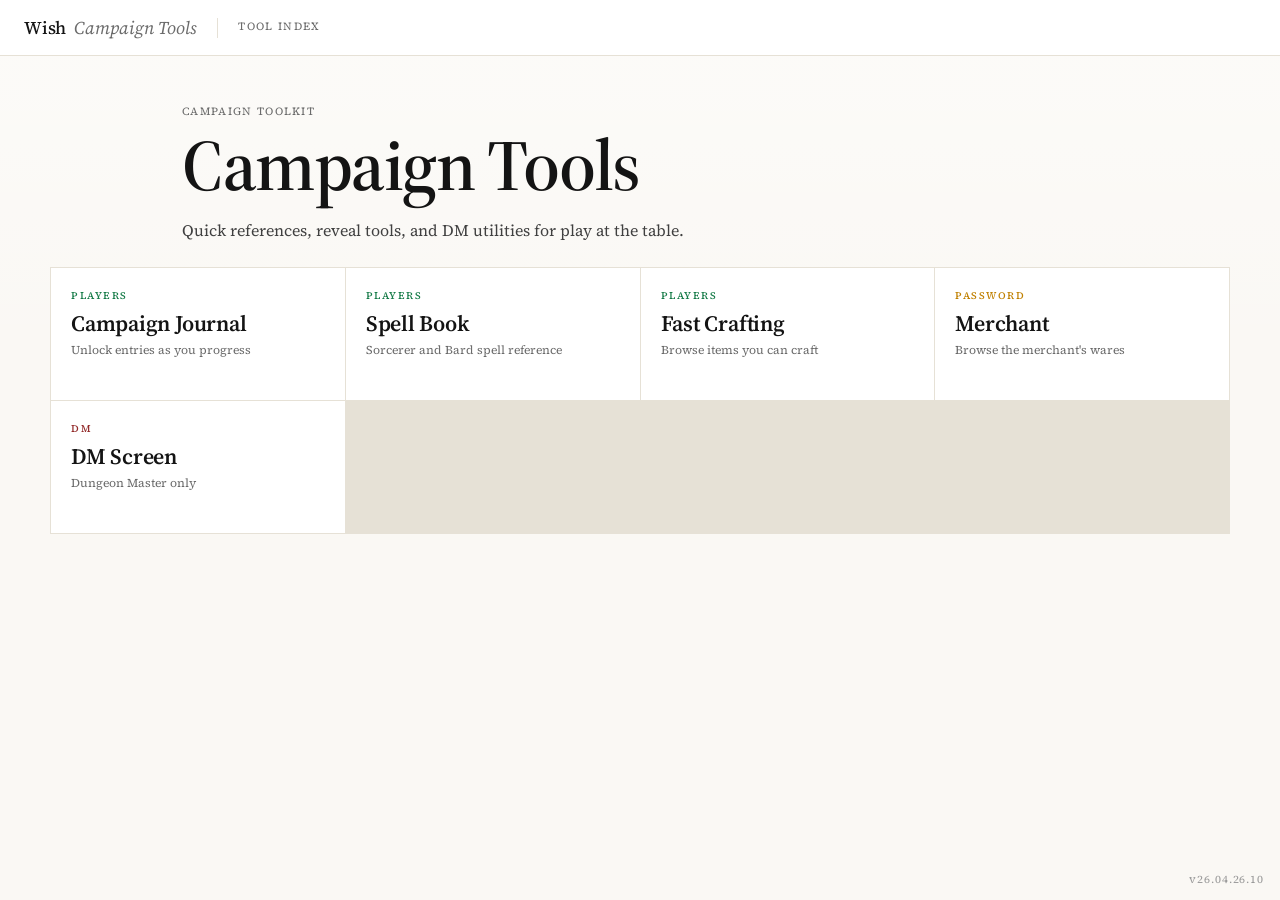
<file: index.html>
<!DOCTYPE html>
<html lang="en" data-theme="light" data-font="serif">
<head>
    <meta charset="UTF-8">
    <meta name="viewport" content="width=device-width, initial-scale=1.0">
    <meta name="apple-mobile-web-app-capable" content="yes">
    <title>Wish — Campaign Tools</title>
    <link rel="icon" type="image/svg+xml" href="favicon.svg">
    <link rel="preconnect" href="https://fonts.googleapis.com">
    <link rel="preconnect" href="https://fonts.gstatic.com" crossorigin>
    <link rel="stylesheet" href="https://fonts.googleapis.com/css2?family=Source+Serif+4:ital,opsz,wght@0,8..60,400;0,8..60,500;0,8..60,600;0,8..60,700;1,8..60,400;1,8..60,500&display=swap">
    <link rel="stylesheet" href="css/landing.css">
</head>
<body data-theme="light">
    <main class="landing-shell">
        <header class="topbar">
            <div class="brand" aria-label="Wish Campaign Tools">
                <span class="brand-mark">Wish</span>
                <span class="brand-context">Campaign Tools</span>
            </div>
            <span class="sep" aria-hidden="true"></span>
            <span class="header-title">Tool Index</span>
        </header>

        <section class="hero" aria-labelledby="page-title">
            <div class="chapter-label">Campaign Toolkit</div>
            <h1 id="page-title">Campaign Tools</h1>
            <p class="intro-copy">Quick references, reveal tools, and DM utilities for play at the table.</p>
        </section>

        <section class="tools" aria-label="Tools">
            <a href="campaign-journal.html" class="tool-link">
                <span class="tool-meta">Players</span>
                <span class="tool-name">Campaign Journal</span>
                <span class="tool-desc">Unlock entries as you progress</span>
            </a>
            <a href="spell-book.html" class="tool-link">
                <span class="tool-meta">Players</span>
                <span class="tool-name">Spell Book</span>
                <span class="tool-desc">Sorcerer and Bard spell reference</span>
            </a>
            <a href="fast-crafting.html" class="tool-link">
                <span class="tool-meta">Players</span>
                <span class="tool-name">Fast Crafting</span>
                <span class="tool-desc">Browse items you can craft</span>
            </a>
            <button class="tool-link" id="merchant-btn" type="button">
                <span class="tool-meta locked">Password</span>
                <span class="tool-name">Merchant</span>
                <span class="tool-desc">Browse the merchant's wares</span>
            </button>
            <button class="tool-link" id="dm-screen-btn" type="button">
                <span class="tool-meta dm">DM</span>
                <span class="tool-name">DM Screen</span>
                <span class="tool-desc">Dungeon Master only</span>
            </button>
        </section>
    </main>

    <div class="version">v26.04.26.10</div>

    <div class="overlay" id="overlay">
        <div class="modal">
            <h2>DM Access</h2>
            <p>Enter the password to continue.</p>
            <input type="password" id="pw" autocomplete="off" spellcheck="false" placeholder="Password">
            <div class="modal-actions">
                <button class="btn btn-cancel" id="cancel-btn" type="button">Cancel</button>
                <button class="btn btn-submit" id="submit-btn" type="button">Enter</button>
            </div>
        </div>
    </div>

    <div class="overlay" id="merchant-overlay">
        <div class="modal">
            <h2>Merchant</h2>
            <p>Enter the password to continue.</p>
            <input type="password" id="merchant-pw" autocomplete="off" spellcheck="false" placeholder="Password">
            <div class="modal-actions">
                <button class="btn btn-cancel" id="merchant-cancel-btn" type="button">Cancel</button>
                <button class="btn btn-submit" id="merchant-submit-btn" type="button">Enter</button>
            </div>
        </div>
    </div>
    <script src="js/landing.js"></script>
</body>
</html>
</file>
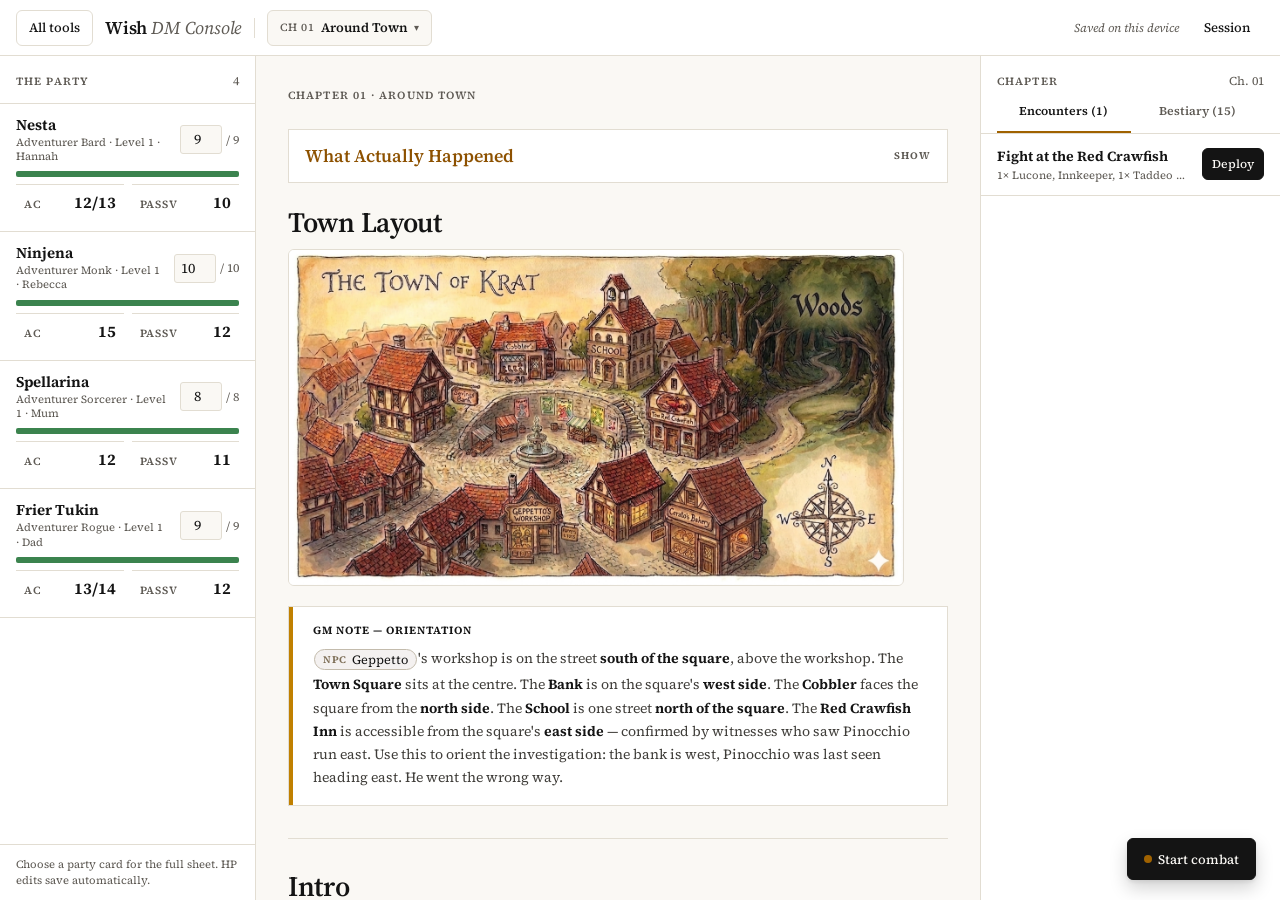
<file: dm-screen.html>
<!doctype html>
<html lang="en">
<head>
  <meta charset="utf-8">
  <meta name="viewport" content="width=device-width, initial-scale=1">
  <title>Wish DM Console</title>
  <link rel="icon" type="image/svg+xml" href="favicon.svg">
  <link rel="preconnect" href="https://fonts.googleapis.com">
  <link rel="preconnect" href="https://fonts.gstatic.com" crossorigin>
  <link rel="stylesheet" href="https://fonts.googleapis.com/css2?family=Source+Serif+4:ital,opsz,wght@0,8..60,400;0,8..60,500;0,8..60,600;0,8..60,700;1,8..60,400;1,8..60,500&display=swap">
  <link rel="stylesheet" href="css/design-tokens.css?v=20260718-4">
  <link rel="stylesheet" href="css/dm-console.css?v=20260718-4">
</head>
<body>
  <div id="root"></div>
  <div id="wish-popover-overlay"></div>
  <script src="js/data.js?v=20260718-4"></script>
  <script src="js/markdown.js?v=20260718-4"></script>
  <script src="js/combat.js?v=20260718-4"></script>
  <script src="js/app.js?v=20260718-4"></script>
</body>
</html>
</file>
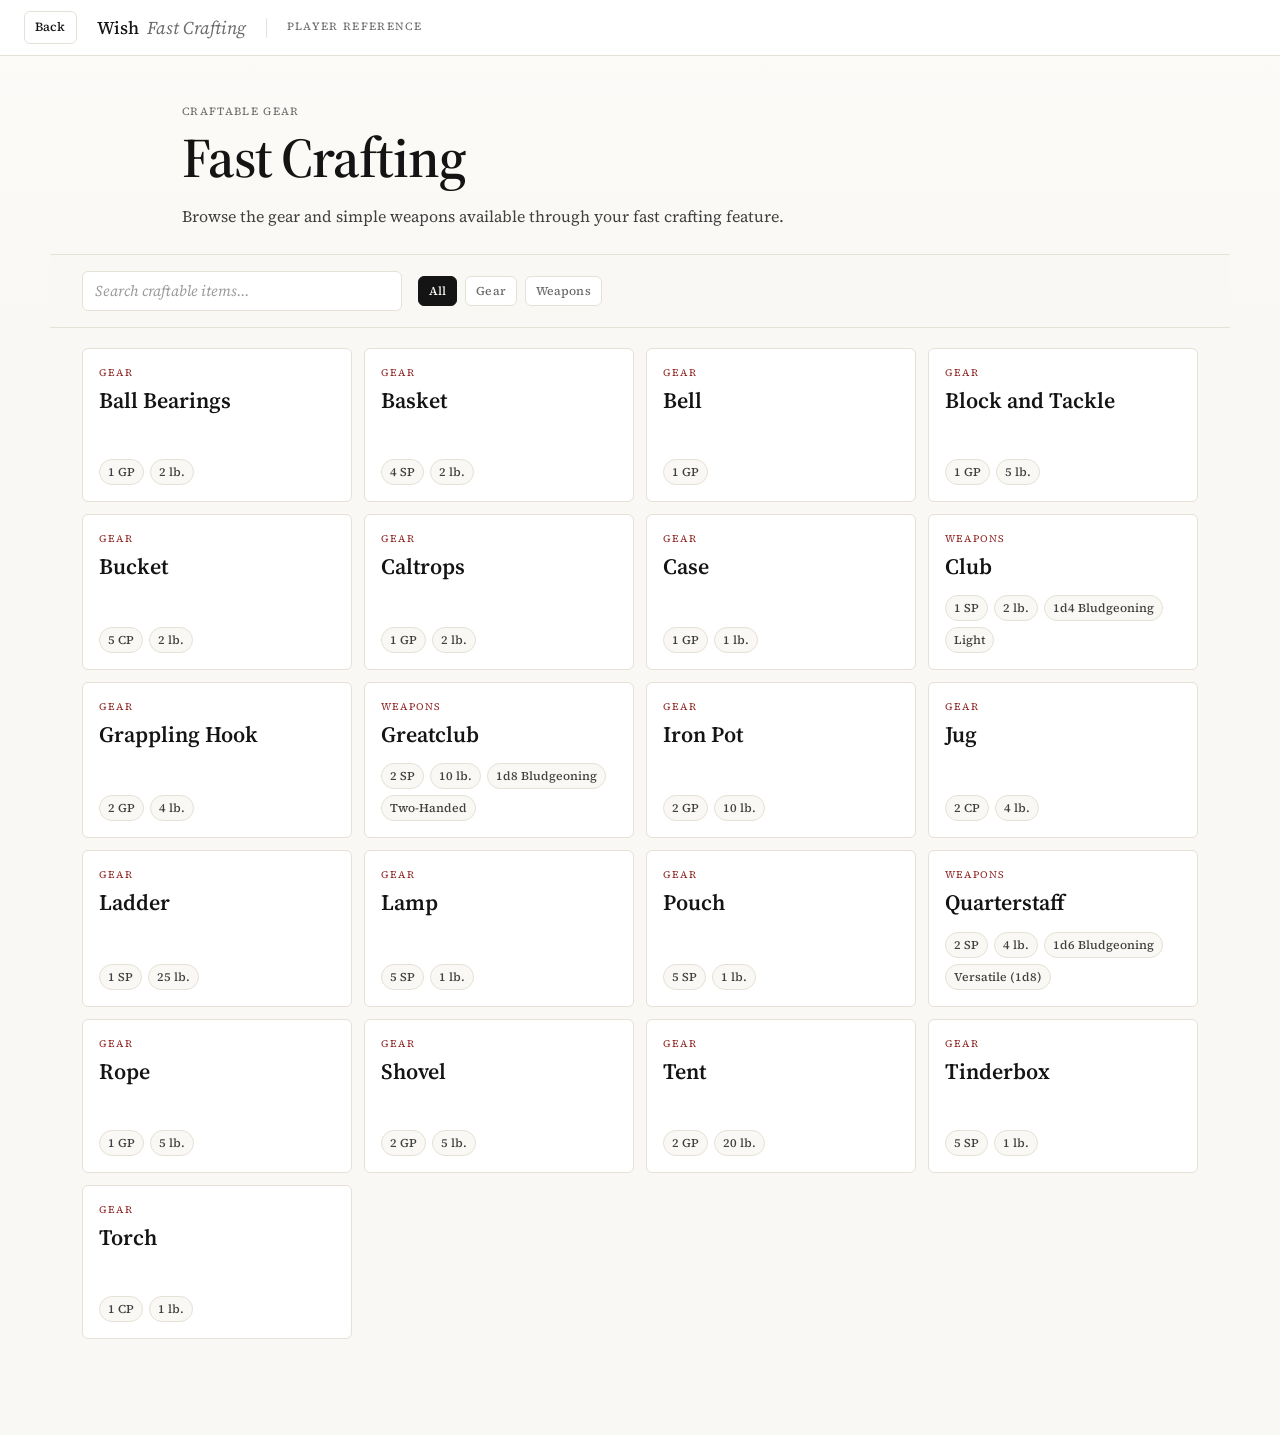
<file: fast-crafting.html>
<!DOCTYPE html>
<html lang="en" data-theme="light" data-font="serif">
<head>
    <meta charset="UTF-8">
    <meta name="viewport" content="width=device-width, initial-scale=1.0, maximum-scale=5.0">
    <meta name="apple-mobile-web-app-capable" content="yes">
    <meta name="apple-mobile-web-app-status-bar-style" content="black-translucent">
    <title>Wish — Fast Crafting</title>
    <link rel="icon" type="image/svg+xml" href="favicon.svg">
    <link rel="preconnect" href="https://fonts.googleapis.com">
    <link rel="preconnect" href="https://fonts.gstatic.com" crossorigin>
    <link rel="stylesheet" href="https://fonts.googleapis.com/css2?family=Source+Serif+4:ital,opsz,wght@0,8..60,400;0,8..60,500;0,8..60,600;0,8..60,700;1,8..60,400;1,8..60,500&display=swap">
    <link rel="stylesheet" href="css/item-tools.css">
</head>
<body data-tool="fast-crafting">
    <div class="header">
        <a href="index.html" class="back-link">Back</a>
        <div class="brand" aria-label="Wish Fast Crafting">
            <span class="brand-mark">Wish</span>
            <span class="brand-context">Fast Crafting</span>
        </div>
        <span class="sep" aria-hidden="true"></span>
        <span class="header-title">Player Reference</span>
    </div>

    <section class="tool-intro" aria-labelledby="tool-title">
        <div class="chapter-label">Craftable Gear</div>
        <h1 id="tool-title">Fast Crafting</h1>
        <p class="intro-copy">Browse the gear and simple weapons available through your fast crafting feature.</p>
    </section>

    <section class="controls" aria-label="Filters">
        <input type="text" class="search-bar" id="search" placeholder="Search craftable items..." autocomplete="off">
        <div class="filter-row" id="filters"></div>
    </section>

    <main class="item-grid" id="grid" aria-live="polite"></main>

    <div class="detail-overlay" id="detail" aria-hidden="true">
        <div class="detail-panel" id="detail-panel" role="dialog" aria-modal="true"></div>
    </div>

    <script src="js/fast-crafting-data.js"></script>
    <script src="js/fast-crafting.js"></script>
</body>
</html>
</file>
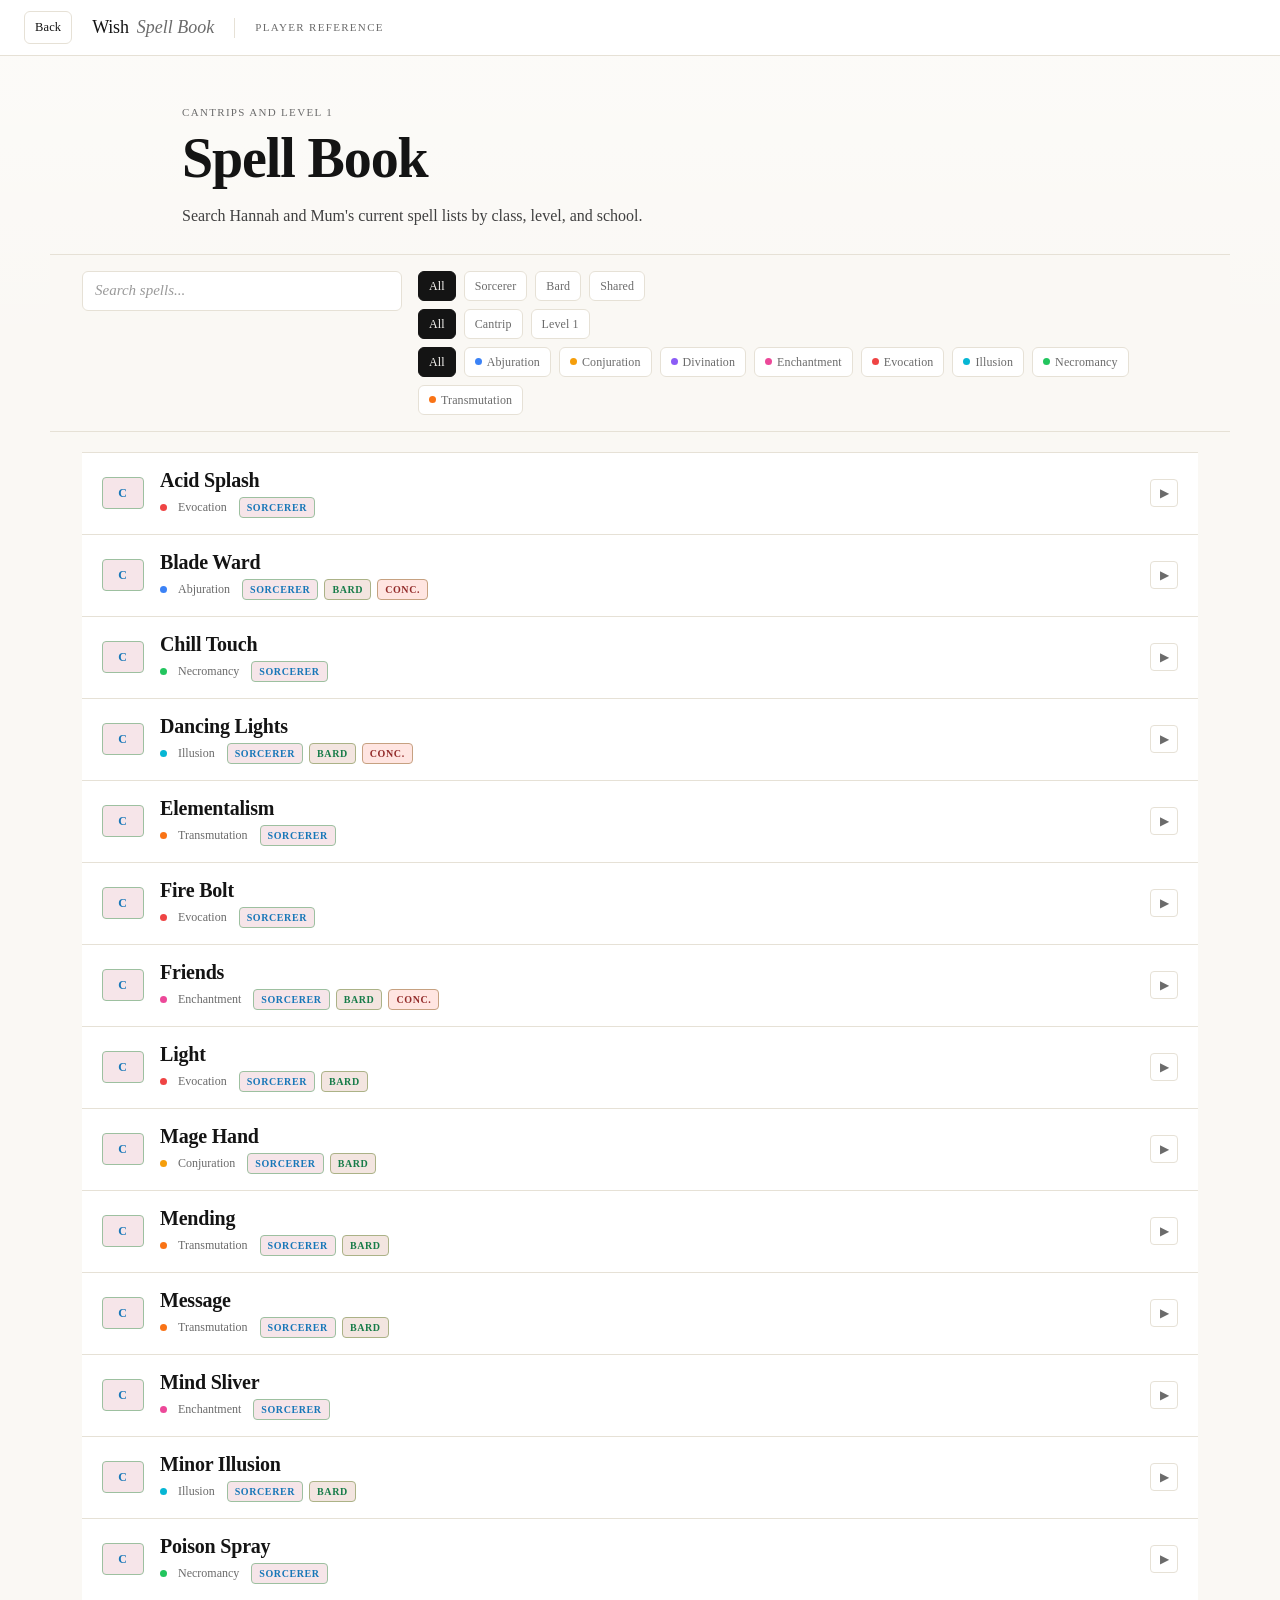
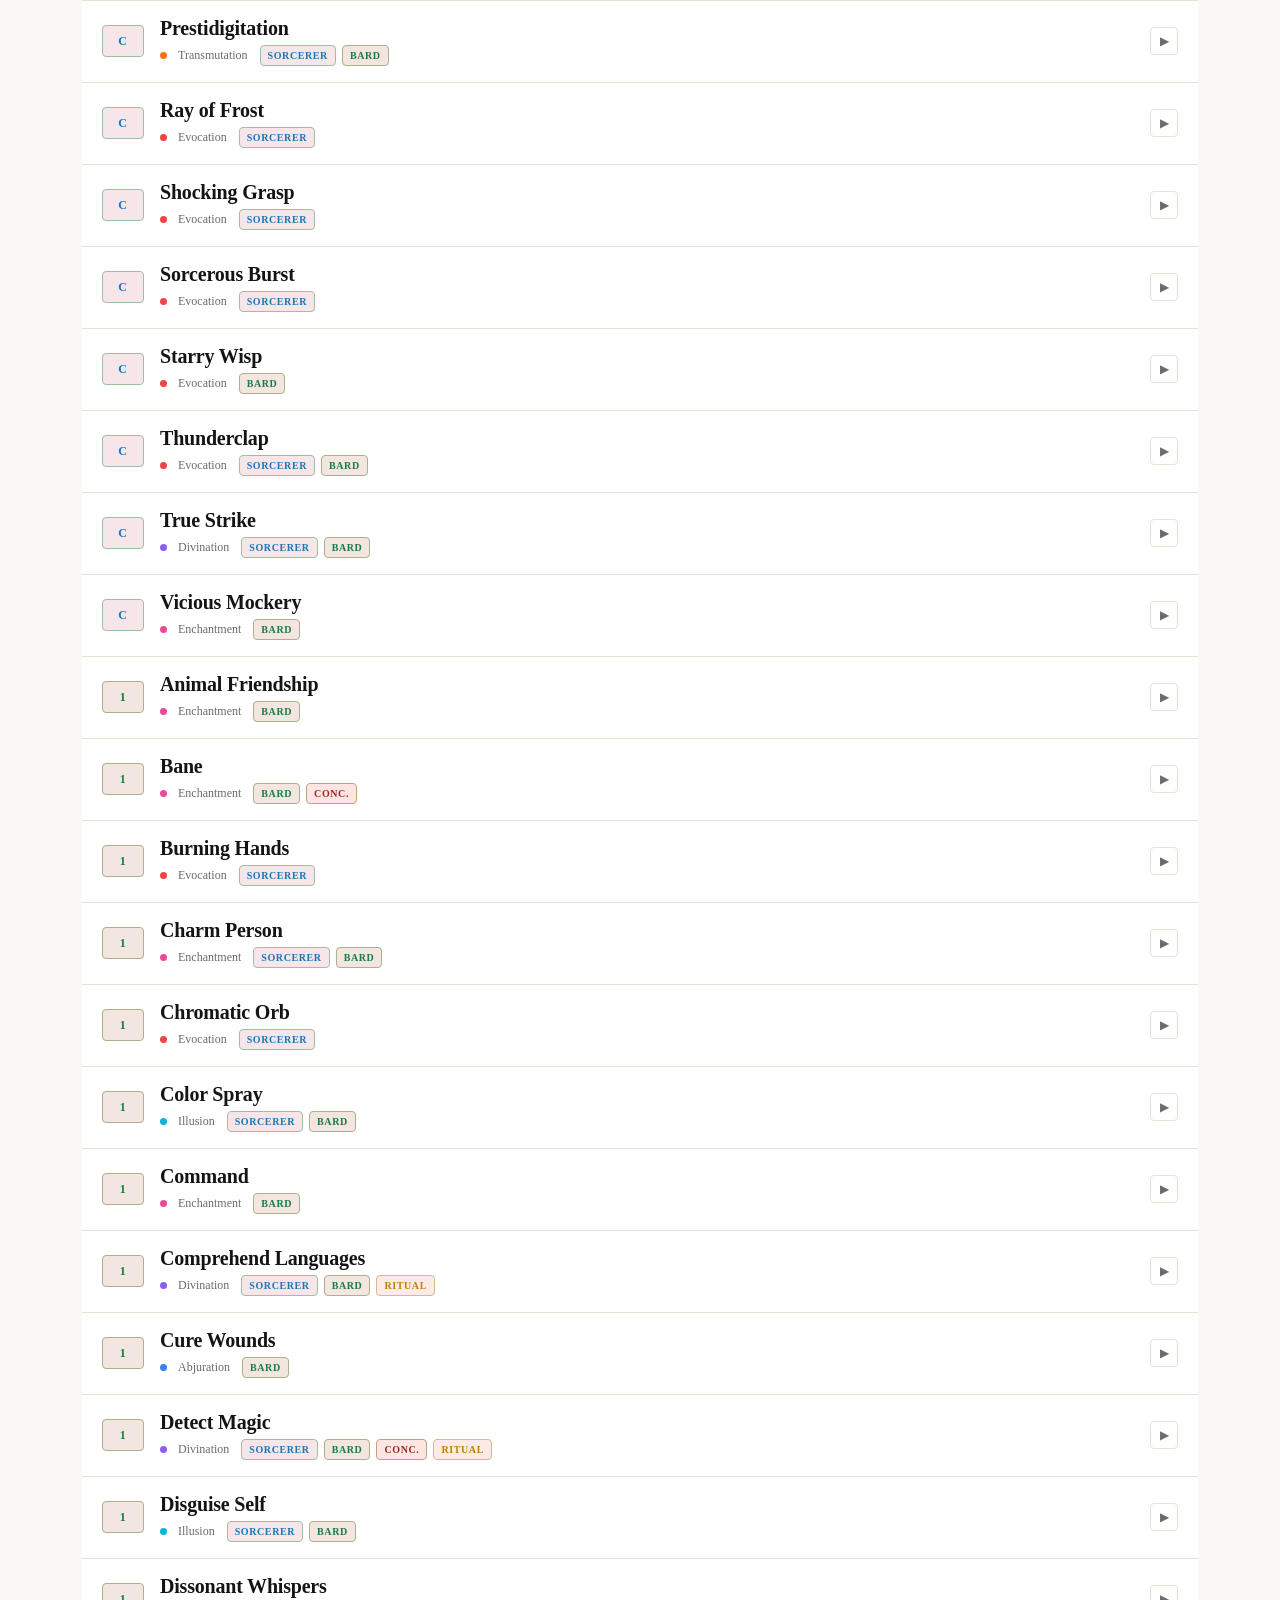
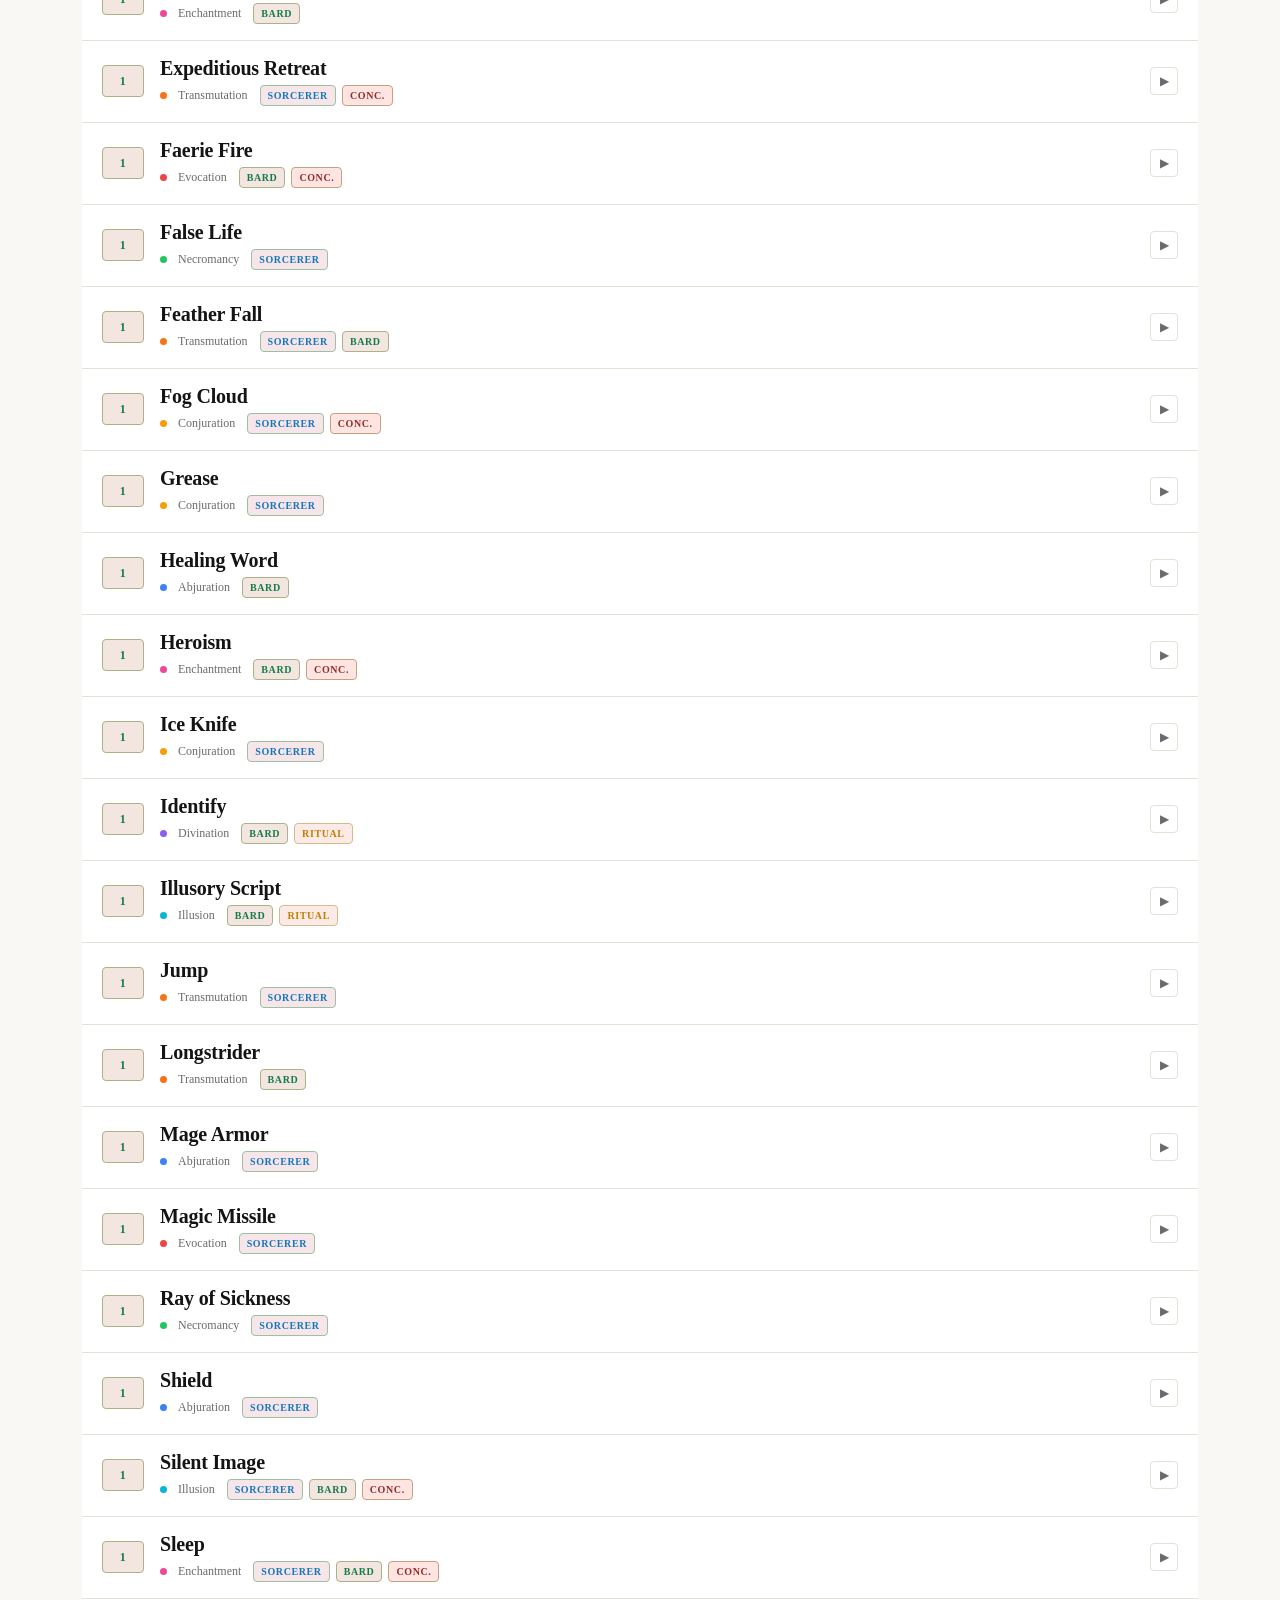
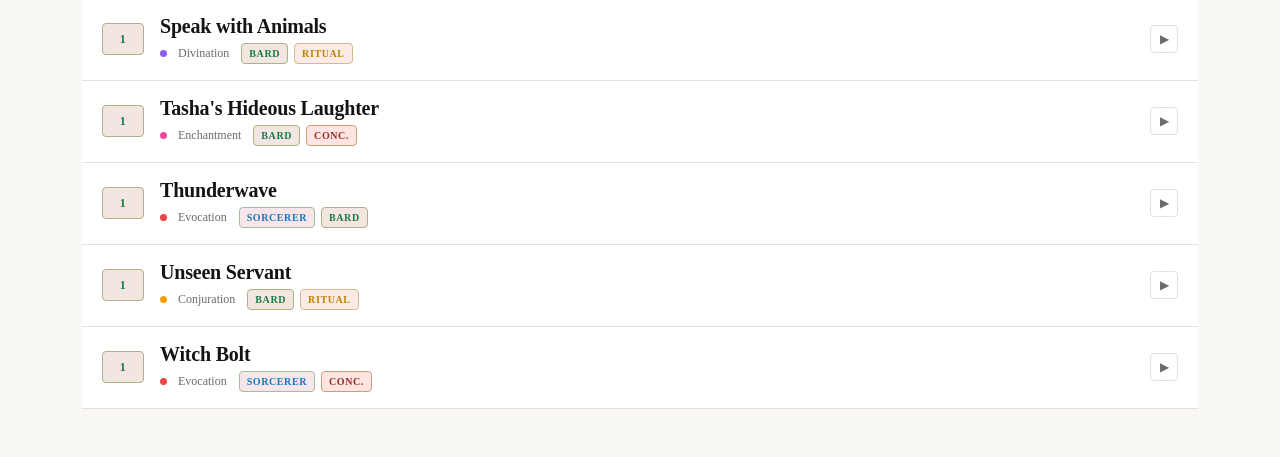
<file: spell-book.html>
<!DOCTYPE html>
<html lang="en" data-theme="light" data-font="serif">
<head>
    <meta charset="UTF-8">
    <meta name="viewport" content="width=device-width, initial-scale=1.0, maximum-scale=5.0">
    <meta name="apple-mobile-web-app-capable" content="yes">
    <meta name="apple-mobile-web-app-status-bar-style" content="black-translucent">
    <title>Wish — Spell Book</title>
    <link rel="icon" type="image/svg+xml" href="favicon.svg">
    <link rel="stylesheet" href="css/spell-book.css">
</head>
<body>
    <div class="header">
        <a href="index.html" class="back-link">Back</a>
        <div class="brand" aria-label="Wish Spell Book">
            <span class="brand-mark">Wish</span>
            <span class="brand-context">Spell Book</span>
        </div>
        <span class="sep" aria-hidden="true"></span>
        <span class="header-title">Player Reference</span>
    </div>

    <section class="spell-intro" aria-labelledby="spell-title">
        <div class="chapter-label">Cantrips and Level 1</div>
        <h1 id="spell-title">Spell Book</h1>
        <p class="intro-copy">Search Hannah and Mum's current spell lists by class, level, and school.</p>
    </section>

    <div class="controls">
        <input type="text" class="search-bar" id="search" placeholder="Search spells...">
        <div class="filter-stack">
            <div class="filter-row" id="class-filters"></div>
            <div class="filter-row" id="level-filters"></div>
            <div class="filter-row" id="school-filters"></div>
        </div>
    </div>

    <div class="spell-list" id="list"></div>
    <script src="js/spells-data.js"></script>
    <script src="js/spell-book.js"></script>
</body>
</html>
</file>
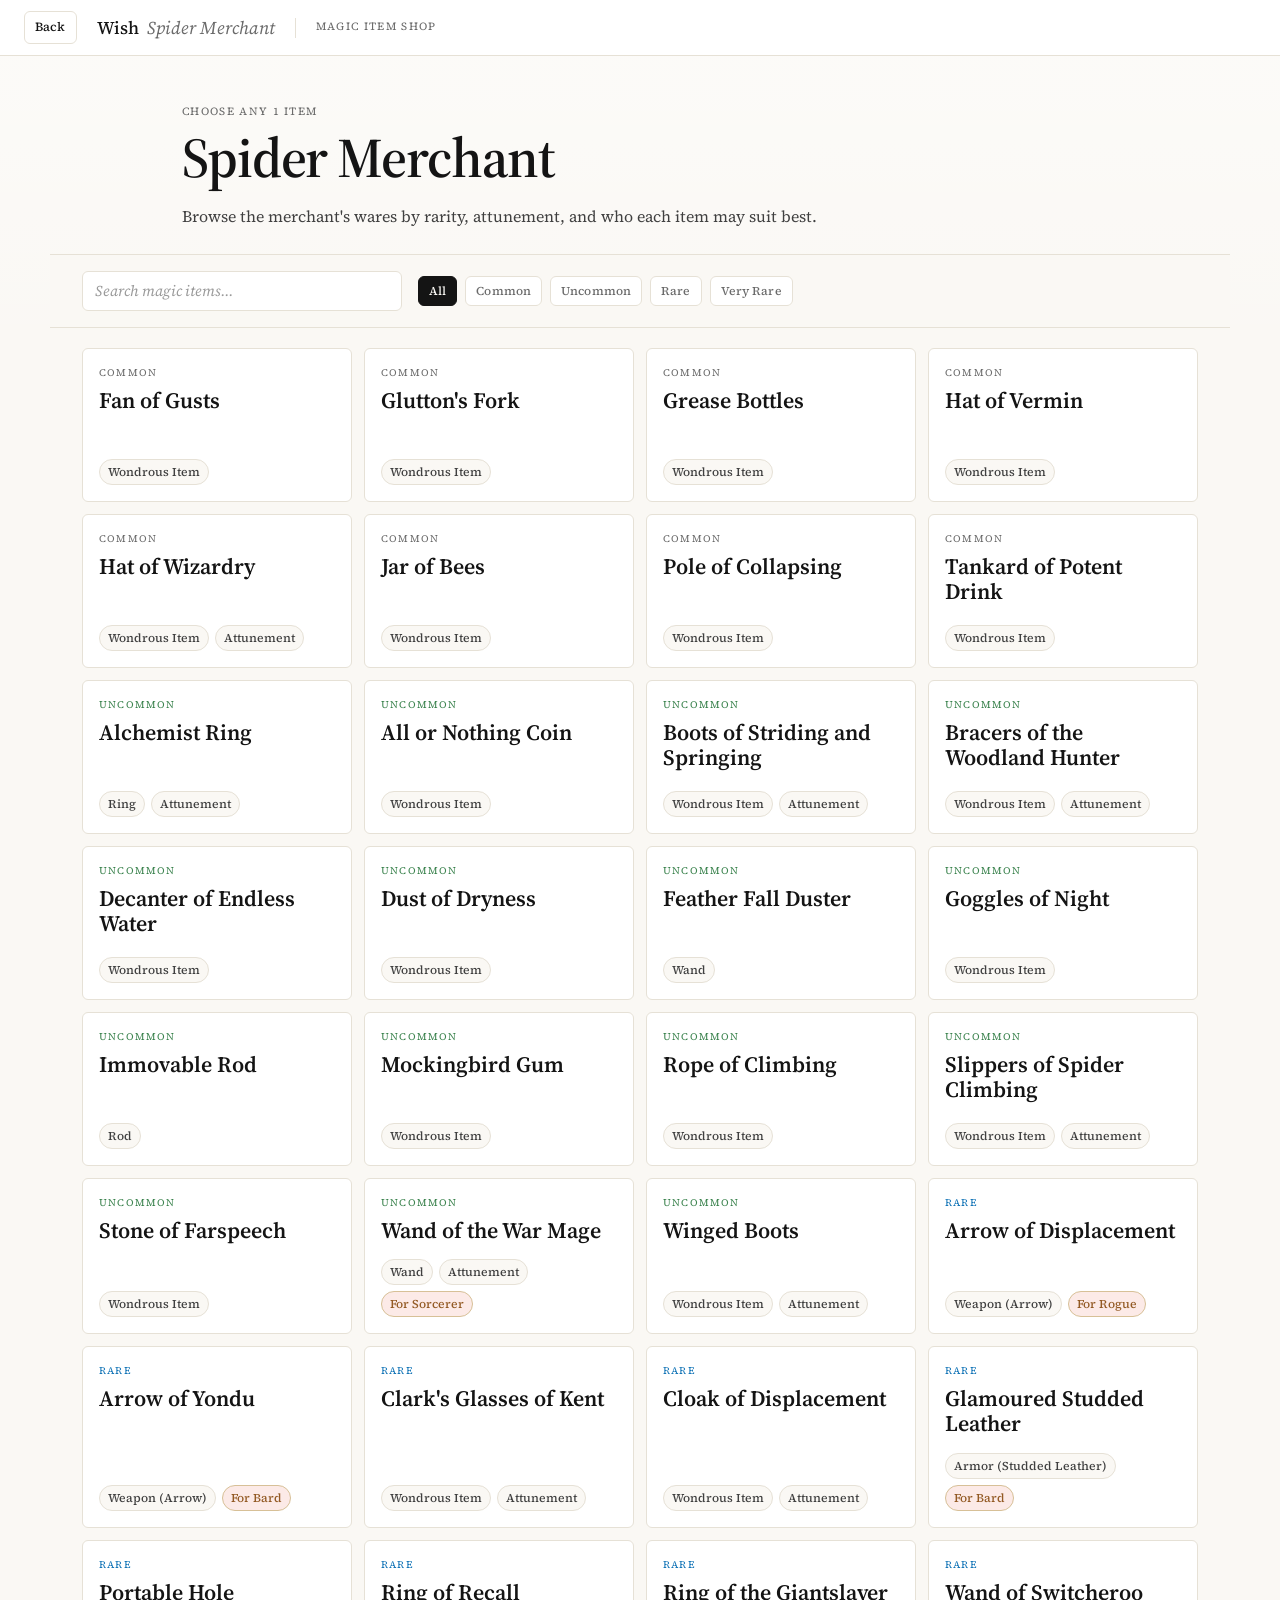
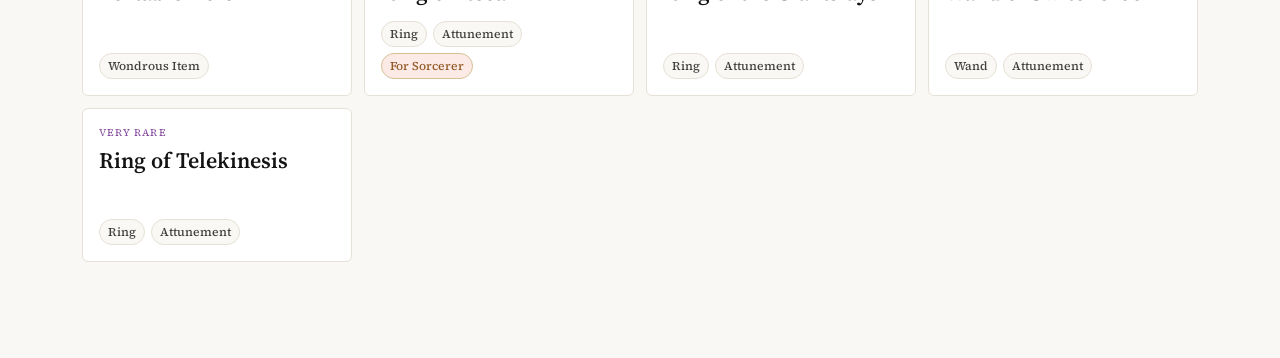
<file: spider-merchant.html>
<!DOCTYPE html>
<html lang="en" data-theme="light" data-font="serif">
<head>
    <meta charset="UTF-8">
    <meta name="viewport" content="width=device-width, initial-scale=1.0, maximum-scale=5.0">
    <meta name="apple-mobile-web-app-capable" content="yes">
    <title>Wish — Spider Merchant</title>
    <link rel="icon" type="image/svg+xml" href="favicon.svg">
    <link rel="preconnect" href="https://fonts.googleapis.com">
    <link rel="preconnect" href="https://fonts.gstatic.com" crossorigin>
    <link rel="stylesheet" href="https://fonts.googleapis.com/css2?family=Source+Serif+4:ital,opsz,wght@0,8..60,400;0,8..60,500;0,8..60,600;0,8..60,700;1,8..60,400;1,8..60,500&display=swap">
    <link rel="stylesheet" href="css/item-tools.css">
</head>
<body data-tool="merchant">
    <div class="header">
        <a href="index.html" class="back-link">Back</a>
        <div class="brand" aria-label="Wish Spider Merchant">
            <span class="brand-mark">Wish</span>
            <span class="brand-context">Spider Merchant</span>
        </div>
        <span class="sep" aria-hidden="true"></span>
        <span class="header-title">Magic Item Shop</span>
    </div>

    <section class="tool-intro" aria-labelledby="tool-title">
        <div class="chapter-label">Choose Any 1 Item</div>
        <h1 id="tool-title">Spider Merchant</h1>
        <p class="intro-copy">Browse the merchant's wares by rarity, attunement, and who each item may suit best.</p>
    </section>

    <section class="controls" aria-label="Filters">
        <input type="text" class="search-bar" id="search" placeholder="Search magic items..." autocomplete="off">
        <div class="filter-row" id="filters"></div>
    </section>

    <main class="item-grid" id="grid" aria-live="polite"></main>

    <div class="detail-overlay" id="detail" aria-hidden="true">
        <div class="detail-panel" id="detail-panel" role="dialog" aria-modal="true"></div>
    </div>

    <script src="js/spider-merchant-data.js"></script>
    <script src="js/spider-merchant.js"></script>
</body>
</html>
</file>
<file: css/landing.css>
:root {
    --bg: #faf8f4;
    --surface: #ffffff;
    --surface-2: #f3f0ea;
    --ink: #141414;
    --ink-2: #404040;
    --ink-3: #6b6b6b;
    --ink-4: #9a9a9a;
    --rule: #e6e1d6;
    --accent: oklch(0.45 0.14 25);
    --accent-weak: oklch(0.95 0.04 25);
    --fac-pc: oklch(0.55 0.13 245);
    --fac-pc-weak: color-mix(in oklch, oklch(0.55 0.13 245) 14%, var(--surface));
    --fac-ally: oklch(0.52 0.12 155);
    --fac-ally-weak: color-mix(in oklch, oklch(0.52 0.12 155) 14%, var(--surface));
    --warn: oklch(0.65 0.14 75);
    --warn-weak: color-mix(in oklch, oklch(0.65 0.14 75) 14%, var(--surface));
    --danger: oklch(0.55 0.18 25);
    --serif: "Source Serif 4", "Source Serif Pro", Georgia, "Times New Roman", serif;
    --sans: "Source Serif 4", "Source Serif Pro", Georgia, serif;
    --mono: "Source Serif 4", "Source Serif Pro", Georgia, serif;
    --s2: 8px; --s3: 12px; --s4: 16px; --s5: 20px;
    --s6: 24px; --s7: 32px; --s8: 48px; --s9: 64px;
}

*, *::before, *::after { box-sizing: border-box; }
html, body { margin: 0; padding: 0; min-height: 100%; }
body {
    font-family: var(--sans);
    background:
        linear-gradient(180deg, color-mix(in oklch, var(--surface) 46%, transparent), transparent 360px),
        var(--bg);
    color: var(--ink);
    font-size: 14px;
    line-height: 1.5;
    -webkit-font-smoothing: antialiased;
    text-rendering: optimizeLegibility;
}
button { font: inherit; color: inherit; cursor: pointer; background: none; border: none; padding: 0; }
input { font: inherit; color: inherit; }

.landing-shell {
    min-height: 100vh;
}

.topbar {
    position: sticky;
    top: 0;
    z-index: 20;
    display: flex;
    align-items: center;
    gap: var(--s5);
    min-height: 56px;
    padding: 0 var(--s6);
    border-bottom: 1px solid var(--rule);
    background: color-mix(in oklch, var(--surface) 94%, transparent);
    backdrop-filter: blur(14px);
}
.brand {
    display: flex;
    align-items: baseline;
    gap: var(--s2);
    min-width: 0;
}
.brand-mark {
    font-family: var(--serif);
    font-size: 18px;
    font-weight: 500;
    letter-spacing: -0.01em;
    color: var(--ink);
    white-space: nowrap;
}
.brand-context {
    font-family: var(--serif);
    font-size: 18px;
    font-style: italic;
    font-weight: 400;
    color: var(--ink-3);
    white-space: nowrap;
}
.sep {
    width: 1px;
    height: 20px;
    background: var(--rule);
}
.header-title {
    font-family: var(--mono);
    font-size: 11px;
    letter-spacing: 0.12em;
    text-transform: uppercase;
    color: var(--ink-3);
    white-space: nowrap;
}

.hero {
    max-width: 980px;
    margin: 0 auto;
    padding: var(--s8) var(--s7) var(--s6);
}
.chapter-label {
    font-family: var(--mono);
    font-size: 11px;
    letter-spacing: 0.12em;
    text-transform: uppercase;
    color: var(--ink-3);
    margin-bottom: var(--s2);
}
h1 {
    margin: 0;
    font-family: var(--serif);
    font-size: clamp(38px, 6vw, 72px);
    font-weight: 600;
    letter-spacing: -0.02em;
    line-height: 1;
}
.intro-copy {
    max-width: 620px;
    margin: var(--s4) 0 0;
    color: var(--ink-2);
    font-size: 16px;
    line-height: 1.65;
}

.tools {
    max-width: 1180px;
    margin: 0 auto;
    display: grid;
    grid-template-columns: repeat(auto-fill, minmax(280px, 1fr));
    gap: 1px;
    background: var(--rule);
    border: 1px solid var(--rule);
}
.tool-link {
    min-height: 132px;
    display: flex;
    flex-direction: column;
    align-items: flex-start;
    justify-content: flex-start;
    gap: 6px;
    padding: var(--s5);
    background: var(--surface);
    color: var(--ink);
    text-decoration: none;
    text-align: left;
    -webkit-tap-highlight-color: transparent;
    transition: background 120ms, box-shadow 120ms;
}
.tool-link:hover,
.tool-link:focus-visible {
    background: var(--surface-2);
    box-shadow: inset 3px 0 0 var(--accent);
    outline: none;
    z-index: 1;
}
.tool-meta {
    display: block;
    color: var(--fac-ally);
    font-family: var(--mono);
    font-size: 10px;
    font-weight: 500;
    letter-spacing: 0.15em;
    text-transform: uppercase;
}
.tool-meta.locked {
    color: var(--warn);
}
.tool-meta.dm {
    color: var(--accent);
}
.tool-name {
    font-family: var(--serif);
    font-size: 22px;
    font-weight: 600;
    letter-spacing: -0.01em;
    line-height: 1.12;
    margin-top: 2px;
}
.tool-desc {
    color: var(--ink-3);
    font-size: 12px;
    line-height: 1.4;
}

.overlay {
    display: none;
    position: fixed;
    inset: 0;
    z-index: 100;
    align-items: center;
    justify-content: center;
    padding: var(--s6);
    background: color-mix(in oklch, var(--ink) 54%, transparent);
    backdrop-filter: blur(2px);
}
.overlay.active { display: flex; }

.modal {
    width: min(360px, 100%);
    display: flex;
    flex-direction: column;
    gap: var(--s4);
    padding: var(--s6);
    border: 1px solid var(--rule);
    background: var(--surface);
    box-shadow: 0 24px 64px rgba(0,0,0,0.28);
}
.modal h2 {
    margin: 0;
    font-family: var(--serif);
    font-size: 26px;
    font-weight: 600;
    letter-spacing: -0.01em;
}
.modal p {
    margin: -8px 0 0;
    color: var(--ink-3);
    font-size: 14px;
}
.modal input {
    width: 100%;
    height: 40px;
    padding: 0 var(--s3);
    border: 1px solid var(--rule);
    border-radius: 6px;
    background: var(--bg);
    color: var(--ink);
    font-size: 15px;
    outline: none;
}
.modal input:focus {
    border-color: var(--accent);
    background: var(--surface);
}
.modal input.error {
    border-color: var(--danger);
    animation: shake 0.35s ease;
}

@keyframes shake {
    0%, 100% { transform: translateX(0); }
    20%, 60% { transform: translateX(-6px); }
    40%, 80% { transform: translateX(6px); }
}

.modal-actions {
    display: flex;
    justify-content: flex-end;
    gap: var(--s2);
}
.btn {
    display: inline-flex;
    align-items: center;
    justify-content: center;
    min-height: 34px;
    padding: 6px 12px;
    border: 1px solid var(--rule);
    border-radius: 6px;
    background: var(--surface);
    color: var(--ink);
    font-size: 12.5px;
    font-weight: 500;
    letter-spacing: 0.01em;
}
.btn:hover {
    border-color: var(--ink-3);
    background: var(--surface-2);
}
.btn-submit {
    border-color: var(--ink);
    background: var(--ink);
    color: var(--bg);
}
.btn-submit:hover {
    border-color: var(--accent);
    background: var(--accent);
    color: #fff;
}

.version {
    position: fixed;
    right: var(--s4);
    bottom: var(--s3);
    color: var(--ink-4);
    font-family: var(--mono);
    font-size: 11px;
    letter-spacing: 0.08em;
}

@media (max-width: 760px) {
    .topbar {
        gap: var(--s3);
        padding: 0 var(--s4);
    }
    .brand {
        flex-direction: column;
        gap: 0;
        line-height: 1.05;
    }
    .brand-mark,
    .brand-context {
        font-size: 16px;
    }
    .sep,
    .header-title {
        display: none;
    }
    .hero {
        padding: var(--s7) var(--s5) var(--s5);
    }
    h1 {
        font-size: 42px;
    }
    .tools {
        grid-template-columns: 1fr;
        margin: 0 var(--s5) var(--s9);
        padding: 0;
    }
    .tool-link {
        min-height: 116px;
    }
    .version {
        position: static;
        padding: 0 var(--s5) var(--s5);
    }
}
</file>
<file: css/design-tokens.css>
/* Wish — shared Gilded Ledger tokens
   Import this file before each tool's component stylesheet. */

:root {
  color-scheme: light;

  --bg: #faf8f4;
  --surface: #ffffff;
  --surface-2: #f3f0ea;
  --ink: #141414;
  --ink-2: #3f3d39;
  --ink-3: #5e5a54;
  --ink-4: #706b63;
  --rule: #e2ddd2;
  --rule-strong: #1a1a1a;

  --accent: oklch(0.55 0.15 78);
  --accent-hover: oklch(0.49 0.15 78);
  --accent-weak: oklch(0.95 0.045 78);
  --selected-bg: color-mix(in oklch, var(--accent) 9%, var(--surface));

  --danger: oklch(0.55 0.18 25);
  --danger-weak: color-mix(in oklch, var(--danger) 8%, var(--surface));
  --ok: oklch(0.55 0.11 150);
  --warn: oklch(0.65 0.14 75);

  --fac-pc: oklch(0.55 0.13 245);
  --fac-pc-weak: color-mix(in oklch, var(--fac-pc) 10%, var(--surface));
  --fac-ally: oklch(0.52 0.12 155);
  --fac-ally-weak: color-mix(in oklch, var(--fac-ally) 10%, var(--surface));
  --fac-neutral: oklch(0.55 0.04 80);
  --fac-neutral-weak: color-mix(in oklch, var(--fac-neutral) 9%, var(--surface));
  --fac-enemy: oklch(0.48 0.17 28);
  --fac-enemy-weak: color-mix(in oklch, var(--fac-enemy) 9%, var(--surface));

  --serif: "Source Serif 4", "Source Serif Pro", Georgia, "Times New Roman", serif;
  --ui-font: var(--serif);
  --body-font: var(--serif);
  --display-font: var(--serif);
  --mono: var(--serif);

  --s1: 4px;
  --s2: 8px;
  --s3: 12px;
  --s4: 16px;
  --s5: 20px;
  --s6: 24px;
  --s7: 32px;
  --s8: 48px;
  --s9: 64px;

  --radius-sm: 3px;
  --radius-md: 6px;
  --radius-lg: 8px;
  --ease-out: cubic-bezier(0.22, 1, 0.36, 1);

  --z-topbar: 20;
  --z-menu: 40;
  --z-drawer: 60;
  --z-modal-backdrop: 80;
  --z-modal: 90;
  --z-combat: 100;
  --z-toast: 120;
}
</file>
<file: css/dm-console.css>
/* Wish DM Console — Gilded Ledger
   Canonical surface: 11-inch iPad Pro, landscape, with Magic Keyboard.
   One light theme, one serif voice, one reserved gold accent. */

*,
*::before,
*::after {
  box-sizing: border-box;
}

html,
body {
  margin: 0;
  height: 100%;
}

body {
  overflow: hidden;
  background: var(--bg);
  color: var(--ink);
  font-family: var(--body-font);
  font-size: 14px;
  line-height: 1.5;
  -webkit-font-smoothing: antialiased;
  text-rendering: optimizeLegibility;
}

button,
input,
textarea,
select {
  color: inherit;
  font: inherit;
}

button {
  padding: 0;
  border: 0;
  background: transparent;
  cursor: pointer;
}

button:disabled {
  cursor: not-allowed;
  opacity: 0.48;
}

:where(a, button, input, textarea, select, summary, [tabindex]):focus-visible {
  outline: 2px solid var(--accent);
  outline-offset: 2px;
}

::selection {
  background: var(--accent-weak);
  color: var(--ink);
}

/* Shared controls */

.btn,
.back-link,
.chapter-switcher {
  display: inline-flex;
  align-items: center;
  justify-content: center;
  min-height: 36px;
  gap: 6px;
  padding: 7px 12px;
  border: 1px solid var(--rule);
  border-radius: var(--radius-md);
  background: var(--surface);
  color: var(--ink);
  font-size: 13px;
  font-weight: 500;
  line-height: 1;
  text-decoration: none;
  transition: background-color 160ms var(--ease-out), border-color 160ms var(--ease-out), color 160ms var(--ease-out), transform 160ms var(--ease-out);
}

.btn:hover,
.back-link:hover,
.chapter-switcher:hover {
  border-color: var(--ink-3);
  background: var(--surface-2);
}

.btn:active,
.back-link:active,
.chapter-switcher:active {
  transform: translateY(1px);
}

.btn.primary {
  border-color: var(--ink);
  background: var(--ink);
  color: var(--bg);
}

.btn.primary:hover {
  border-color: var(--accent-hover);
  background: var(--accent-hover);
  color: #fff;
}

.btn.ghost {
  border-color: transparent;
  background: transparent;
}

.btn.ghost:hover {
  border-color: var(--rule);
}

.btn.danger {
  border-color: color-mix(in oklch, var(--danger) 35%, var(--rule));
  color: var(--danger);
}

.btn.sm {
  min-height: 32px;
  padding: 5px 9px;
  font-size: 12px;
}

.btn.icon {
  width: 36px;
  padding: 0;
}

.mono-hint,
.label-cap {
  color: var(--ink-3);
  font-family: var(--mono);
  font-size: 11px;
  font-weight: 500;
  letter-spacing: 0.09em;
  text-transform: uppercase;
}

/* App shell — iPad landscape is the default composition. */

.app {
  display: grid;
  grid-template-columns: 256px minmax(0, 1fr) 300px;
  grid-template-rows: 56px minmax(0, 1fr);
  width: 100%;
  height: 100dvh;
  overflow: hidden;
  background: var(--bg);
}

.topbar {
  grid-column: 1 / -1;
  display: flex;
  align-items: center;
  gap: var(--s3);
  min-width: 0;
  padding: 0 var(--s4);
  border-bottom: 1px solid var(--rule);
  background: var(--surface);
  z-index: var(--z-topbar);
}

.topbar .brand {
  white-space: nowrap;
  font-family: var(--display-font);
  font-size: 18px;
  font-weight: 600;
  letter-spacing: -0.01em;
}

.topbar .brand em {
  color: var(--ink-3);
  font-weight: 400;
}

.topbar .sep {
  width: 1px;
  height: 20px;
  background: var(--rule);
}

.topbar .spacer {
  min-width: var(--s2);
  flex: 1;
}

.chapter-switcher {
  min-width: 0;
  max-width: 300px;
  background: var(--bg);
}

.chapter-switcher .num {
  flex: none;
  color: var(--ink-3);
  font-size: 11px;
  letter-spacing: 0.06em;
  text-transform: uppercase;
}

.chapter-switcher .name {
  overflow: hidden;
  font-weight: 600;
  text-overflow: ellipsis;
  white-space: nowrap;
}

.chapter-switcher .chev {
  color: var(--ink-3);
  font-size: 10px;
}

.save-status {
  white-space: nowrap;
  color: var(--ink-3);
  font-size: 12px;
  font-style: italic;
}

.session-menu {
  position: relative;
}

.session-menu > summary {
  list-style: none;
  cursor: pointer;
}

.session-menu > summary::-webkit-details-marker {
  display: none;
}

.session-menu-panel {
  top: calc(100% + 6px);
  right: 0;
  min-width: 190px;
}

.danger-action {
  color: var(--danger) !important;
}

/* Rails */

.party-rail,
.right-rail {
  min-width: 0;
  min-height: 0;
  overflow-y: auto;
  background: var(--surface);
}

.party-rail {
  display: flex;
  flex-direction: column;
  border-right: 1px solid var(--rule);
}

.right-rail {
  display: flex;
  flex-direction: column;
  border-left: 1px solid var(--rule);
}

.rail-header {
  display: flex;
  align-items: baseline;
  justify-content: space-between;
  gap: var(--s3);
  padding: var(--s4) var(--s4) var(--s3);
  border-bottom: 1px solid var(--rule);
}

.rail-header .title,
.bestiary-group-title,
.scratch-head,
.combat-list-head,
.waves-label,
.enc-section-head,
.sb-section-head {
  color: var(--ink-3);
  font-family: var(--mono);
  font-size: 11px;
  font-weight: 600;
  letter-spacing: 0.1em;
  text-transform: uppercase;
}

.rail-header .count {
  color: var(--ink-3);
  font-size: 12px;
}

.party-table {
  display: flex;
  flex-direction: column;
}

.party-row {
  display: grid;
  grid-template-columns: minmax(0, 1fr) auto;
  align-items: center;
  gap: 7px var(--s3);
  padding: var(--s3) var(--s4);
  border-bottom: 1px solid var(--rule);
  cursor: pointer;
  transition: background-color 150ms var(--ease-out);
}

.party-row:hover,
.party-row:focus-within {
  background: var(--surface-2);
}

.party-row input {
  cursor: text;
}

.pc-name-button {
  display: block;
  width: 100%;
  color: var(--ink);
  font-family: var(--display-font);
  font-size: 15px;
  font-weight: 650;
  line-height: 1.2;
  text-align: left;
}

.party-row .pc-sub {
  margin-top: 2px;
  color: var(--ink-3);
  font-size: 11px;
  line-height: 1.3;
}

.hp-inline {
  display: flex;
  align-items: center;
  gap: 4px;
  font-variant-numeric: tabular-nums;
}

.hp-inline input {
  width: 42px;
  padding: 3px 5px;
  border: 1px solid var(--rule);
  border-radius: var(--radius-sm);
  background: var(--bg);
  text-align: right;
}

.hp-inline .max {
  color: var(--ink-3);
  font-size: 12px;
}

.hp-bar {
  grid-column: 1 / -1;
  height: 6px;
  overflow: hidden;
  border-radius: 2px;
  background: var(--rule);
}

.hp-bar .fill,
.hp-fill {
  height: 100%;
  background: var(--ok);
  transition: width 180ms var(--ease-out), background-color 180ms var(--ease-out);
}

.hp-bar.warn .fill,
.hp-fill.warn {
  background: var(--warn);
}

.hp-bar.danger .fill,
.hp-fill.danger {
  background: var(--danger);
}

.stat-row {
  grid-column: 1 / -1;
  display: grid;
  grid-template-columns: repeat(2, 1fr);
  gap: var(--s2);
}

.stat-cell {
  display: flex;
  align-items: baseline;
  justify-content: space-between;
  gap: var(--s2);
  padding: 5px 8px;
  border-top: 1px solid var(--rule);
}

.stat-cell .label {
  color: var(--ink-3);
  font-size: 11px;
  font-weight: 600;
  letter-spacing: 0.08em;
  text-transform: uppercase;
}

.stat-cell .value {
  font-size: 16px;
  font-weight: 650;
  font-variant-numeric: tabular-nums;
}

.party-rail-foot {
  margin-top: auto;
  padding: var(--s3) var(--s4);
  border-top: 1px solid var(--rule);
  color: var(--ink-3);
  font-size: 11px;
  line-height: 1.4;
}

.rail-tabs {
  display: flex;
  padding: 0 var(--s4);
  border-bottom: 1px solid var(--rule);
}

.rail-tabs button {
  flex: 1;
  min-height: 42px;
  border-bottom: 2px solid transparent;
  color: var(--ink-3);
  font-size: 12px;
  font-weight: 600;
  transition: border-color 150ms var(--ease-out), color 150ms var(--ease-out);
}

.rail-tabs button:hover {
  color: var(--ink);
}

.rail-tabs button.active {
  border-bottom-color: var(--accent);
  color: var(--ink);
}

.rail-body {
  flex: 1;
  min-height: 0;
  overflow-y: auto;
}

.bestiary-group {
  border-bottom: 1px solid var(--rule);
}

.bestiary-group-title {
  padding: 10px var(--s4) 8px;
  background: var(--surface-2);
}

.monster-row,
.encounter-row {
  width: 100%;
  border-bottom: 1px solid var(--rule);
  background: var(--surface);
  text-align: left;
  transition: background-color 150ms var(--ease-out);
}

.monster-row:hover,
.monster-row:focus-visible,
.encounter-row:hover,
.encounter-row:focus-within {
  background: var(--surface-2);
}

.monster-row {
  display: grid;
  grid-template-columns: 4px minmax(0, 1fr) auto;
  align-items: center;
  gap: var(--s3);
  min-height: 58px;
  padding: 0 var(--s4) 0 0;
}

.fac-stripe {
  align-self: stretch;
  width: 4px;
  background: var(--fac-neutral);
}

.fac-pc .fac-stripe,
.fac-stripe.fac-pc {
  background: var(--fac-pc);
}

.fac-ally .fac-stripe,
.fac-stripe.fac-ally {
  background: var(--fac-ally);
}

.fac-neutral .fac-stripe,
.fac-stripe.fac-neutral {
  background: var(--fac-neutral);
}

.fac-enemy .fac-stripe,
.fac-stripe.fac-enemy {
  background: var(--fac-enemy);
}

.monster-row .meta,
.encounter-row .meta {
  min-width: 0;
}

.monster-row .name,
.encounter-row .name {
  display: flex;
  align-items: center;
  gap: 6px;
  min-width: 0;
  font-size: 14px;
  font-weight: 650;
}

.monster-row .tags,
.encounter-row .mini {
  display: block;
  overflow: hidden;
  margin-top: 2px;
  color: var(--ink-3);
  font-size: 11px;
  line-height: 1.3;
  text-overflow: ellipsis;
  white-space: nowrap;
}

.encounter-row {
  display: grid;
  grid-template-columns: minmax(0, 1fr) auto;
  align-items: center;
  gap: var(--s3);
  padding: var(--s3) var(--s4);
}

.encounter-row .row-open {
  min-width: 0;
  text-align: left;
}

.encounter-row .mini.mono-hint {
  color: var(--accent-hover);
  font-size: 10px;
}

.cr-badge,
.faction-chip,
.adv-indicator,
.cond-chip,
.condition-pill {
  display: inline-flex;
  align-items: center;
  width: fit-content;
  border-radius: 999px;
  font-size: 10px;
  font-weight: 650;
  letter-spacing: 0.06em;
  line-height: 1;
  text-transform: uppercase;
}

.cr-badge {
  padding: 4px 6px;
  border: 1px solid var(--rule);
  background: var(--surface);
  color: var(--ink-3);
  white-space: nowrap;
}

.faction-chip,
.adv-indicator {
  padding: 3px 6px;
  border: 1px solid currentColor;
}

.faction-chip.fac-pc {
  background: var(--fac-pc-weak);
  color: var(--fac-pc);
}

.faction-chip.fac-ally {
  background: var(--fac-ally-weak);
  color: var(--fac-ally);
}

.faction-chip.fac-neutral {
  background: var(--fac-neutral-weak);
  color: var(--fac-neutral);
}

.faction-chip.fac-enemy {
  background: var(--fac-enemy-weak);
  color: var(--fac-enemy);
}

.adv-indicator.adv-adv {
  background: color-mix(in oklch, var(--ok) 10%, var(--surface));
  color: var(--ok);
}

.adv-indicator.adv-dis {
  background: var(--danger-weak);
  color: var(--danger);
}

.empty-note {
  padding: var(--s6) var(--s4);
  color: var(--ink-3);
  font-style: italic;
  text-align: center;
}

/* Notes */

.notes-pane {
  min-width: 0;
  min-height: 0;
  overflow-y: auto;
  padding: var(--s7) var(--s7) var(--s9);
  background: var(--bg);
}

.notes-content {
  width: 100%;
  max-width: 1080px;
  margin-inline: auto;
}

.notes-content > :is(p, ul, ol, h1, h2, h3) {
  max-width: 88ch;
}

.notes-pane .chapter-label {
  margin-bottom: var(--s2);
  color: var(--ink-3);
  font-size: 11px;
  font-weight: 600;
  letter-spacing: 0.1em;
  text-transform: uppercase;
}

.notes-pane h1,
.notes-pane h2,
.notes-pane h3 {
  color: var(--ink);
  font-family: var(--display-font);
  text-wrap: balance;
}

.notes-pane h1 {
  margin: 0 0 var(--s3);
  font-size: 28px;
  font-weight: 600;
  letter-spacing: -0.01em;
  line-height: 1.08;
}

.notes-pane h2 {
  margin: var(--s8) 0 var(--s3);
  padding-bottom: var(--s2);
  border-bottom: 1px solid var(--rule);
  font-size: 22px;
  font-weight: 650;
  letter-spacing: -0.01em;
  line-height: 1.15;
}

.notes-pane h3 {
  margin: var(--s6) 0 var(--s2);
  font-size: 17px;
  font-weight: 650;
}

.notes-pane p,
.notes-pane li {
  color: var(--ink-2);
  line-height: 1.65;
  text-wrap: pretty;
}

.notes-pane p {
  margin: 0 0 var(--s4);
}

.notes-pane ul,
.notes-pane ol {
  margin: 0 0 var(--s4);
  padding-left: var(--s6);
}

.notes-pane li {
  margin-bottom: var(--s1);
}

.notes-pane strong {
  color: var(--ink);
  font-weight: 650;
}

.notes-pane em {
  color: var(--ink-2);
}

.notes-pane hr {
  height: 1px;
  margin: var(--s7) 0;
  border: 0;
  background: var(--rule);
}

.notes-pane blockquote {
  position: relative;
  margin: var(--s5) 0;
  padding: var(--s4) var(--s5);
  border-block: 1px solid var(--rule);
  background: color-mix(in oklch, var(--surface) 72%, var(--bg));
  font-style: italic;
}

.notes-pane blockquote::before {
  content: "“";
  position: absolute;
  top: -4px;
  left: 4px;
  color: var(--accent);
  font-size: 34px;
  line-height: 1;
}

.notes-pane code {
  padding: 1px 5px;
  border: 1px solid var(--rule);
  border-radius: var(--radius-sm);
  background: var(--surface-2);
  font-size: 0.9em;
}

/* Editorial callouts: square cards with a full-height semantic bar. */

.callout {
  --callout-color: var(--accent);
  position: relative;
  overflow: hidden;
  margin: 0 0 var(--s5);
  padding: var(--s4) var(--s5) var(--s4) calc(var(--s5) + 4px);
  border: 1px solid var(--rule);
  border-radius: 0;
  background: var(--surface);
}

.callout::before {
  content: "";
  position: absolute;
  inset: 0 auto 0 0;
  width: 4px;
  background: var(--callout-color);
}

.callout-title {
  margin-bottom: var(--s2);
  color: var(--ink);
  font-size: 11px;
  font-weight: 650;
  letter-spacing: 0.09em;
  text-transform: uppercase;
}

.callout-title.has-roster {
  display: grid;
  grid-template-columns: auto minmax(0, 1fr);
  align-items: start;
  gap: var(--s2) var(--s3);
}

.callout-title-label {
  padding-top: 5px;
  color: var(--callout-color);
  white-space: nowrap;
}

.callout-roster {
  display: flex;
  align-items: center;
  flex-wrap: wrap;
  gap: 6px;
  min-width: 0;
}

.callout-roster .mention {
  margin: 0;
  white-space: nowrap;
}

.callout-warning,
.callout-danger {
  --callout-color: var(--danger);
}

.callout-success {
  --callout-color: var(--ok);
}

.callout-tip {
  --callout-color: var(--warn);
}

.callout p:last-child {
  margin-bottom: 0;
}

.story-secret {
  margin: var(--s6) 0;
  border: 1px solid var(--rule);
  background: var(--surface);
}

.story-secret > summary {
  display: flex;
  align-items: center;
  justify-content: space-between;
  gap: var(--s4);
  min-height: 52px;
  padding: var(--s3) var(--s4);
  list-style: none;
  color: var(--accent-hover);
  font-size: 18px;
  font-weight: 600;
  cursor: pointer;
  transition: background-color 160ms var(--ease-out), color 160ms var(--ease-out);
}

.story-secret > summary:hover {
  background: var(--accent-weak);
}

.story-secret > summary::after {
  content: "Show";
  color: var(--ink-3);
  font-size: 10px;
  font-weight: 650;
  letter-spacing: 0.09em;
  text-transform: uppercase;
}

.story-secret[open] > summary::after {
  content: "Hide";
}

.story-secret > summary::-webkit-details-marker {
  display: none;
}

.story-secret-body {
  padding: var(--s4) var(--s4) var(--s2);
  border-top: 1px solid var(--rule);
}

.mention {
  display: inline-flex;
  align-items: center;
  gap: 5px;
  margin: 2px 1px 3px;
  padding: 2px 8px;
  border: 1px solid var(--rule);
  border-radius: 999px;
  background: var(--accent-weak);
  color: var(--ink);
  font-size: 0.9em;
  line-height: 1.2;
  vertical-align: middle;
  transition: border-color 150ms var(--ease-out), background-color 150ms var(--ease-out);
}

.mention:hover {
  border-color: var(--accent);
}

.mention .prefix {
  color: var(--accent-hover);
  font-size: 10px;
  font-weight: 650;
  letter-spacing: 0.07em;
  text-transform: uppercase;
}

.mention-ally {
  border-color: color-mix(in oklch, var(--fac-ally) 30%, var(--rule));
  background: var(--fac-ally-weak);
}

.mention-ally .prefix {
  color: var(--fac-ally);
}

.mention-npc {
  border-color: color-mix(in oklch, var(--fac-neutral) 30%, var(--rule));
  background: var(--fac-neutral-weak);
}

.mention-npc .prefix {
  color: var(--fac-neutral);
}

.mention-enemy {
  border-color: color-mix(in oklch, var(--fac-enemy) 30%, var(--rule));
  background: var(--fac-enemy-weak);
}

.mention-enemy .prefix {
  color: var(--fac-enemy);
}

.note-image {
  display: block;
  max-width: 100%;
  max-height: 560px;
  object-fit: contain;
  margin: var(--s3) 0 var(--s5);
  border: 1px solid var(--rule);
  border-radius: var(--radius-md);
  background: var(--surface);
  cursor: zoom-in;
}

.note-table {
  width: 100%;
  margin: 0 0 var(--s5);
  border-collapse: collapse;
  font-size: 13px;
}

.note-table th,
.note-table td {
  padding: 7px 9px;
  border: 1px solid var(--rule);
  vertical-align: top;
}

.note-table th {
  background: var(--surface-2);
  color: var(--ink);
  font-weight: 650;
}

.scratchpad {
  margin-top: var(--s8);
  padding-top: var(--s5);
  border-top: 1px solid var(--rule-strong);
}

.scratch-head {
  display: block;
  margin-bottom: var(--s2);
}

.scratchpad textarea {
  width: 100%;
  min-height: 160px;
  padding: var(--s4);
  resize: vertical;
  border: 1px solid var(--rule);
  border-radius: var(--radius-md);
  background: var(--surface);
  line-height: 1.5;
}

/* Chapter drawer */

.drawer-backdrop {
  position: fixed;
  inset: 56px 0 0;
  display: flex;
  align-items: flex-start;
  background: color-mix(in srgb, var(--ink) 22%, transparent);
  z-index: var(--z-drawer);
}

.chapter-drawer {
  display: grid;
  grid-template-columns: repeat(4, minmax(0, 1fr));
  align-content: start;
  width: 100%;
  max-height: min(72dvh, 620px);
  overflow-y: auto;
  border-bottom: 1px solid var(--rule-strong);
  background: var(--surface);
}

.drawer-head {
  grid-column: 1 / -1;
  display: flex;
  align-items: center;
  justify-content: space-between;
  gap: var(--s4);
  padding: var(--s4) var(--s5);
  border-bottom: 1px solid var(--rule);
}

.drawer-head h2 {
  margin: 0;
  font-size: 22px;
  font-weight: 650;
}

.chapter-card {
  display: flex;
  flex-direction: column;
  align-items: flex-start;
  min-height: 132px;
  padding: var(--s4);
  border-right: 1px solid var(--rule);
  border-bottom: 1px solid var(--rule);
  background: var(--surface);
  text-align: left;
  transition: background-color 150ms var(--ease-out);
}

.chapter-card:hover {
  background: var(--surface-2);
}

.chapter-card.active {
  background: var(--selected-bg);
  box-shadow: inset 0 0 0 1px var(--accent);
}

.chapter-card .num {
  color: var(--accent-hover);
  font-size: 11px;
  font-weight: 650;
  letter-spacing: 0.08em;
  text-transform: uppercase;
}

.chapter-card strong {
  margin-top: var(--s2);
  font-size: 19px;
  line-height: 1.15;
}

.chapter-card span:last-child {
  margin-top: var(--s2);
  color: var(--ink-2);
  font-size: 12px;
  line-height: 1.4;
}

/* Popovers and menus */

.popover-backdrop {
  position: fixed;
  inset: 0;
  display: grid;
  place-items: center;
  padding: var(--s5);
  background: color-mix(in srgb, var(--ink) 52%, transparent);
  backdrop-filter: blur(2px);
  z-index: var(--z-modal-backdrop);
}

.popover {
  position: relative;
  width: min(760px, 94vw);
  max-height: 90dvh;
  overflow-y: auto;
  border: 0;
  border-radius: 0;
  background: var(--surface);
  box-shadow: 0 24px 64px rgba(0, 0, 0, 0.3);
  z-index: var(--z-modal);
}

.popover-close {
  position: sticky;
  top: var(--s3);
  float: right;
  display: grid;
  place-items: center;
  width: 36px;
  height: 36px;
  margin: var(--s3) var(--s3) 0 0;
  border: 1px solid var(--rule);
  border-radius: 50%;
  background: var(--surface);
  color: var(--ink-2);
  font-size: 22px;
  line-height: 1;
  z-index: 1;
}

.image-pop {
  padding: var(--s5);
  color: var(--ink-3);
  font-size: 12px;
  text-align: center;
}

.image-pop img {
  display: block;
  max-width: min(88vw, 1100px);
  max-height: 80dvh;
  margin: 0 auto var(--s3);
  border: 1px solid var(--rule);
}

.context-menu {
  position: absolute;
  min-width: 180px;
  max-height: min(420px, 60dvh);
  overflow-y: auto;
  padding: 6px;
  border: 1px solid var(--rule-strong);
  border-radius: var(--radius-md);
  background: var(--surface);
  box-shadow: 0 8px 18px rgba(0, 0, 0, 0.16);
  z-index: var(--z-menu);
}

.context-menu button {
  display: block;
  width: 100%;
  min-height: 36px;
  padding: 8px 10px;
  border-radius: var(--radius-sm);
  text-align: left;
}

.context-menu button:hover,
.context-menu button:focus-visible {
  background: var(--surface-2);
}

.context-menu .qa-group {
  padding: 8px 10px 4px;
  color: var(--ink-3);
  font-size: 10px;
  font-weight: 650;
  letter-spacing: 0.1em;
  text-transform: uppercase;
}

.context-menu .qa-group.border-t {
  margin-top: 4px;
  border-top: 1px solid var(--rule);
}

.context-menu .qa-hint {
  float: right;
  color: var(--ink-3);
  font-size: 11px;
}

/* Stat blocks */

.statblock {
  padding: var(--s5) var(--s6) var(--s6);
  color: var(--ink);
}

.sb-head {
  margin-bottom: var(--s2);
}

.sb-name {
  margin: 0;
  font-size: 24px;
  font-weight: 650;
  letter-spacing: -0.015em;
  line-height: 1.1;
}

.sb-meta {
  margin-top: var(--s1);
  color: var(--ink-2);
  font-size: 13px;
  font-style: italic;
}

.sb-rule-thick {
  height: 2px;
  margin: var(--s3) 0;
  background: var(--rule-strong);
}

.sb-rule-thin {
  height: 1px;
  margin: var(--s4) 0;
  background: var(--rule);
}

.sb-top-stats,
.sb-attrs {
  display: grid;
  grid-template-columns: auto 1fr;
  gap: 4px var(--s3);
  margin: 0;
  font-size: 13px;
}

.sb-top-stats dt,
.sb-attrs dt {
  font-weight: 650;
}

.sb-top-stats dd,
.sb-attrs dd {
  margin: 0;
  color: var(--ink-2);
}

.sb-abilities {
  display: grid;
  grid-template-columns: 48px repeat(6, 1fr);
  gap: 4px;
  align-items: center;
  text-align: center;
  font-variant-numeric: tabular-nums;
}

.sb-abilities .hdr,
.sb-abilities .col0 {
  color: var(--ink-3);
  font-size: 10px;
  font-weight: 650;
  letter-spacing: 0.07em;
  text-transform: uppercase;
}

.sb-abilities .col0 {
  text-align: left;
}

.sb-abilities .mod-primary {
  font-size: 16px;
  font-weight: 700;
}

.sb-abilities .score-secondary {
  color: var(--ink-3);
  font-size: 12px;
}

.sb-section-head {
  margin: var(--s5) 0 var(--s2);
  padding-bottom: 3px;
  border-bottom: 1px solid var(--rule);
  color: var(--accent-hover);
  font-family: var(--display-font);
  font-size: 16px;
  font-weight: 600;
  letter-spacing: -0.01em;
  line-height: 1.2;
  text-transform: none;
}

.sb-entry {
  margin-bottom: 7px;
  font-size: 13px;
  line-height: 1.5;
}

.sb-entry .name {
  font-weight: 700;
  font-style: italic;
}

.party-popup-grid {
  display: grid;
  grid-template-columns: repeat(4, minmax(80px, 1fr));
  gap: var(--s3);
  margin: var(--s4) 0;
}

.party-popup-grid .stat {
  padding: var(--s3);
  border-top: 1px solid var(--rule-strong);
  background: var(--surface-2);
}

.party-popup-grid .label {
  color: var(--ink-3);
  font-size: 10px;
  font-weight: 650;
  letter-spacing: 0.09em;
  text-transform: uppercase;
}

.party-popup-grid .value {
  font-size: 20px;
  font-weight: 700;
}

.pc-statblock {
  border: 0;
}

.pc-statblock .pc-sheet-body {
  margin-top: var(--s4);
}

.pc-statblock .pc-sheet-body h2 {
  margin: var(--s5) 0 var(--s2);
  padding-bottom: 3px;
  border-bottom: 1px solid var(--rule);
  color: var(--accent-hover);
  font-size: 16px;
  font-weight: 600;
  letter-spacing: -0.01em;
  line-height: 1.2;
}

.pc-statblock .pc-sheet-body p,
.pc-statblock .pc-sheet-body li,
.pc-statblock .pc-sheet-body table {
  font-size: 13px;
}

/* Start combat and notifications */

.start-combat-fab {
  --fab-dot: var(--accent);
  --fab-ring: color-mix(in oklch, var(--accent) 62%, transparent);
  position: fixed;
  right: 24px;
  bottom: 20px;
  min-height: 42px;
  padding: 10px 16px;
  box-shadow: 0 8px 18px rgba(0, 0, 0, 0.18), 0 2px 4px rgba(0, 0, 0, 0.08);
  z-index: var(--z-topbar);
}

.start-combat-fab:hover {
  --fab-dot: #fff;
  --fab-ring: rgba(255, 255, 255, 0.72);
  transform: translateY(-1px);
}

.start-combat-fab .dot {
  width: 8px;
  height: 8px;
  border-radius: 50%;
  background: var(--fab-dot);
  animation: combat-pulse 1.8s var(--ease-out) infinite;
  transition: background-color 160ms var(--ease-out);
}

@keyframes combat-pulse {
  0%, 55%, 100% { box-shadow: 0 0 0 0 var(--fab-ring); }
  28% { box-shadow: 0 0 0 8px transparent; }
}

.undo-toast {
  position: fixed;
  right: var(--s5);
  bottom: var(--s5);
  display: flex;
  align-items: center;
  gap: var(--s3);
  max-width: min(420px, calc(100vw - 40px));
  min-height: 48px;
  padding: 10px 12px 10px 16px;
  border: 1px solid var(--rule-strong);
  border-radius: var(--radius-md);
  background: var(--ink);
  color: var(--surface);
  box-shadow: 0 8px 18px rgba(0, 0, 0, 0.2);
  z-index: var(--z-toast);
}

.toast-action {
  color: var(--accent-weak);
  font-weight: 650;
  text-decoration: underline;
  text-underline-offset: 3px;
}

.toast-dismiss {
  display: grid;
  place-items: center;
  width: 30px;
  height: 30px;
  color: var(--surface);
  font-size: 20px;
}

/* Combat */

.combat-overlay {
  position: fixed;
  inset: 0;
  display: grid;
  grid-template-rows: 64px auto minmax(0, 1fr);
  overflow: hidden;
  background: var(--surface);
  z-index: var(--z-combat);
}

.combat-topbar {
  display: grid;
  grid-template-columns: auto auto auto minmax(80px, 1fr) auto;
  align-items: center;
  gap: var(--s3);
  min-width: 0;
  padding: 0 var(--s4);
  border-bottom: 1px solid var(--rule);
  background: var(--surface);
}

.combat-exit {
  min-height: 36px;
  color: var(--ink-2);
  font-size: 14px;
}

.combat-exit:hover {
  color: var(--danger);
}

.combat-topbar h1 {
  margin: 0;
  font-size: 19px;
  font-weight: 650;
  letter-spacing: -0.01em;
  white-space: nowrap;
}

.combat-encounter-name {
  min-width: 0;
  overflow: hidden;
  color: var(--ink-3);
  font-style: italic;
  text-overflow: ellipsis;
  white-space: nowrap;
}

.combat-actions {
  display: flex;
  align-items: center;
  justify-content: flex-end;
  gap: var(--s2);
}

.combat-add-wrap,
.condition-menu-wrap {
  position: relative;
  display: inline-flex;
}

.combat-add-menu {
  top: calc(100% + 6px);
  right: 0;
  min-width: 290px;
}

.condition-menu {
  bottom: calc(100% + 6px);
  left: 0;
  min-width: 190px;
}

.qa-search {
  display: block;
  width: 100%;
  min-height: 38px;
  margin-bottom: 5px;
  padding: 7px 9px;
  border: 1px solid var(--rule);
  border-radius: var(--radius-sm);
  background: var(--surface);
}

.round-control {
  display: inline-flex;
  height: 36px;
  overflow: hidden;
  border: 1px solid var(--ink);
  background: var(--surface);
}

.round-control button {
  width: 32px;
  border: 0;
  background: var(--surface);
  font-size: 18px;
}

.round-control button:hover:not(:disabled) {
  background: var(--surface-2);
}

.round-control strong {
  display: inline-flex;
  align-items: center;
  justify-content: center;
  gap: 7px;
  min-width: 92px;
  padding: 0 12px;
  background: var(--ink);
  color: var(--surface);
}

.round-label {
  font-size: 10px;
  font-weight: 650;
  letter-spacing: 0.09em;
  text-transform: uppercase;
}

.round-num {
  font-size: 18px;
  font-variant-numeric: tabular-nums;
}

.waves-bar {
  display: flex;
  align-items: stretch;
  gap: var(--s2);
  min-width: 0;
  overflow-x: auto;
  padding: var(--s2) var(--s4);
  border-bottom: 1px solid var(--rule);
  background: var(--surface-2);
}

.waves-label {
  align-self: center;
  flex: none;
  padding-right: var(--s2);
}

.wave-item {
  display: grid;
  grid-template-columns: minmax(120px, 1fr) auto;
  grid-template-areas: "label btn" "roster btn" "hint btn";
  gap: 2px var(--s3);
  min-width: 250px;
  padding: 8px 10px;
  border: 1px solid var(--rule);
  background: var(--surface);
}

.wave-item.spawned {
  opacity: 0.6;
}

.wave-label {
  grid-area: label;
  font-size: 13px;
  font-weight: 650;
}

.wave-roster {
  grid-area: roster;
  color: var(--ink-2);
  font-size: 11px;
}

.wave-hint {
  grid-area: hint;
  color: var(--ink-3);
  font-size: 11px;
  font-style: italic;
}

.wave-item .btn {
  grid-area: btn;
  align-self: center;
}

.combat-layout {
  display: grid;
  grid-template-columns: 420px minmax(0, 1fr);
  min-height: 0;
  overflow: hidden;
}

.combat-list {
  min-height: 0;
  overflow-y: auto;
  border-right: 1px solid var(--rule);
  background: var(--bg);
}

.combat-list-head {
  display: flex;
  align-items: center;
  justify-content: space-between;
  gap: var(--s3);
  min-height: 48px;
  padding: 0 var(--s4);
  border-bottom: 1px solid var(--rule);
  color: var(--accent-hover);
}

.combat-list-head span:last-child {
  font-size: 12px;
  font-weight: 400;
  letter-spacing: 0;
  text-transform: none;
}

.combat-list-foot {
  padding: var(--s3) var(--s4);
  border-top: 1px solid var(--rule);
  color: var(--ink-3);
  font-size: 11px;
  line-height: 1.4;
}

.init-row {
  position: relative;
  display: grid;
  grid-template-columns: 4px 18px 48px minmax(0, 1fr) auto;
  align-items: center;
  gap: var(--s3);
  min-height: 72px;
  padding: var(--s2) var(--s4) var(--s2) 0;
  border-bottom: 1px solid var(--rule);
  background: var(--bg);
  cursor: grab;
  transition: background-color 150ms var(--ease-out), box-shadow 150ms var(--ease-out);
}

.init-row > .fac-stripe {
  position: absolute;
  inset: 0 auto 0 0;
  height: 100%;
}

.init-row:hover {
  background: var(--surface-2);
}

.init-row.selected {
  background: var(--selected-bg);
  box-shadow: inset 0 1px 0 var(--accent), inset 0 -1px 0 var(--accent);
}

.init-row.dragging {
  opacity: 0.45;
}

.init-row .handle {
  grid-column: 2;
  color: var(--ink-4);
  font-size: 10px;
  text-align: center;
  user-select: none;
}

.init-value {
  grid-column: 3;
  display: grid;
  justify-items: center;
}

.init-value input {
  width: 44px;
  padding: 0;
  border: 0;
  background: transparent;
  font-size: 21px;
  font-weight: 650;
  line-height: 1;
  text-align: center;
  font-variant-numeric: tabular-nums;
}

.init-value::after {
  content: "INIT";
  margin-top: 2px;
  color: var(--ink-4);
  font-size: 9px;
  font-weight: 650;
  letter-spacing: 0.08em;
}

.row-main {
  grid-column: 4;
  min-width: 0;
}

.init-row .name {
  display: flex;
  align-items: baseline;
  gap: 5px;
  min-width: 0;
  flex-wrap: wrap;
  font-size: 14px;
  font-weight: 650;
  line-height: 1.2;
}

.init-row .sub {
  display: flex;
  gap: 6px;
  overflow: hidden;
  margin-top: 2px;
  color: var(--ink-3);
  font-size: 11px;
  line-height: 1.25;
  white-space: nowrap;
}

.init-row .sub .ac {
  flex: none;
  font-weight: 650;
}

.hp-mini {
  grid-column: 5;
  display: flex;
  flex-direction: column;
  align-items: flex-end;
  gap: 3px;
}

.hp-text {
  font-size: 12px;
  font-variant-numeric: tabular-nums;
  line-height: 1;
}

.hp-text .cur {
  font-weight: 650;
}

.hp-text .max {
  color: var(--ink-4);
}

.hp-track {
  width: 64px;
  height: 5px;
  overflow: hidden;
  border-radius: 2px;
  background: var(--rule);
}

.conditions-row {
  grid-column: 4 / -1;
  display: flex;
  flex-wrap: wrap;
  gap: 4px;
}

.cond-chip,
.condition-pill {
  gap: 4px;
  padding: 4px 7px;
  border: 1px solid var(--accent);
  background: var(--accent-weak);
  color: var(--ink);
}

.cond-chip .x {
  color: inherit;
  font-size: 13px;
  line-height: 0.8;
}

.combat-detail {
  min-width: 0;
  min-height: 0;
  overflow-y: auto;
  padding: var(--s6) var(--s7) var(--s8);
  background: var(--surface);
}

.combat-card {
  max-width: none;
  margin: 0;
}

.combatant-detail-head {
  display: flex;
  align-items: flex-start;
  justify-content: space-between;
  gap: var(--s4);
  margin-bottom: var(--s4);
}

.combatant-detail-head h2 {
  margin: 0 0 4px;
  font-size: 27px;
  font-weight: 650;
  letter-spacing: -0.02em;
  line-height: 1.08;
}

.combatant-detail-head .tags {
  color: var(--ink-2);
}

.combat-remove {
  min-height: 36px;
  padding: 0 8px;
  color: var(--danger);
  font-size: 13px;
}

.faction-picker,
.detail-grid,
.combat-controls,
.death-save-grid {
  display: flex;
  align-items: center;
  flex-wrap: wrap;
  gap: var(--s2);
}

.faction-picker {
  margin-bottom: var(--s4);
}

.faction-picker .label-cap {
  margin-right: 2px;
}

.fac-pick,
.roll-state {
  min-height: 32px;
  padding: 5px 9px;
  border: 1px solid var(--rule);
  border-radius: var(--radius-sm);
  background: var(--surface);
  font-size: 10px;
  font-weight: 650;
  letter-spacing: 0.07em;
  text-transform: uppercase;
}

.fac-pick.fac-pc {
  color: var(--fac-pc);
}

.fac-pick.fac-ally {
  color: var(--fac-ally);
}

.fac-pick.fac-neutral {
  color: var(--fac-neutral);
}

.fac-pick.fac-enemy {
  color: var(--fac-enemy);
}

.fac-pick.active {
  border-color: currentColor;
}

.fac-pick.active.fac-pc {
  background: var(--fac-pc-weak);
}

.fac-pick.active.fac-ally {
  background: var(--fac-ally-weak);
}

.fac-pick.active.fac-neutral {
  background: var(--fac-neutral-weak);
}

.fac-pick.active.fac-enemy {
  background: var(--fac-enemy-weak);
}

.detail-grid,
.combat-controls {
  padding: var(--s3) 0 var(--s4);
  border-block: 1px solid var(--rule);
}

.combat-controls {
  border-top: 0;
}

.detail-grid label,
.death-save-grid label,
.next-roll-label {
  display: inline-flex;
  align-items: center;
  gap: 5px;
  color: var(--ink-3);
  font-size: 11px;
  font-weight: 650;
  letter-spacing: 0.08em;
  text-transform: uppercase;
}

.detail-grid input,
.death-save-grid input,
.combat-controls input {
  width: 56px;
  height: 34px;
  padding: 0 7px;
  border: 1px solid var(--rule);
  border-radius: var(--radius-sm);
  background: var(--surface);
  text-align: center;
  font-variant-numeric: tabular-nums;
}

.hp-editor,
.adv-control-wrap {
  display: inline-flex;
  align-items: center;
  gap: 4px;
}

.roll-state.on {
  border-color: var(--ink);
  background: var(--ink);
  color: var(--surface);
}

.condition-list {
  display: flex;
  flex-wrap: wrap;
  gap: 6px;
  margin: var(--s3) 0 var(--s4);
}

.enc-section-head {
  margin: var(--s5) 0 var(--s3);
  padding-bottom: var(--s2);
  border-bottom: 1px solid var(--rule);
  color: var(--accent-hover);
}

.combat-detail .statblock {
  padding: var(--s4) 0;
}

.enc-roster {
  padding: 0;
  margin: var(--s3) 0;
  list-style: none;
}

.enc-roster li {
  display: grid;
  grid-template-columns: auto minmax(0, 1fr) auto auto;
  align-items: center;
  gap: var(--s2);
  min-height: 44px;
  padding: 8px 0;
  border-bottom: 1px solid var(--rule);
}

.enc-roster li .count {
  color: var(--ink-2);
  font-variant-numeric: tabular-nums;
}

.enc-roster li .name {
  font-weight: 650;
}

/* Responsive states. The full three-column shell remains active on the
   11-inch iPad Pro landscape viewport (1194 × 834 CSS px). */

@media (min-width: 1360px) {
  .app {
    grid-template-columns: 288px minmax(0, 1fr) 340px;
  }

  .notes-pane {
    padding-right: var(--s8);
    padding-left: var(--s8);
  }

  .combat-layout {
    grid-template-columns: 420px minmax(0, 1fr);
  }
}

@media (max-width: 1120px) and (min-width: 1024px) {
  .app {
    grid-template-columns: 240px minmax(0, 1fr) 280px;
  }

  .notes-pane {
    padding-right: var(--s5);
    padding-left: var(--s5);
  }

  .save-status,
  .topbar .sep {
    display: none;
  }

  .combat-layout {
    grid-template-columns: 340px minmax(0, 1fr);
  }

  .combat-topbar {
    gap: var(--s2);
  }

  .combat-actions .btn {
    padding-right: 9px;
    padding-left: 9px;
  }
}

@media (max-width: 1023px) {
  body {
    overflow: auto;
  }

  .app {
    grid-template-columns: 1fr;
    grid-template-rows: auto auto auto auto;
    height: auto;
    min-height: 100dvh;
    overflow: visible;
  }

  .topbar {
    position: sticky;
    top: 0;
    flex-wrap: wrap;
    min-height: 56px;
    padding: 8px var(--s3);
  }

  .topbar .brand,
  .topbar .sep,
  .save-status {
    display: none;
  }

  .chapter-switcher {
    max-width: min(380px, 52vw);
  }

  .party-rail,
  .right-rail {
    max-height: none;
    border: 0;
    border-bottom: 1px solid var(--rule);
  }

  .notes-pane {
    min-height: 58dvh;
    padding: var(--s6) var(--s4) var(--s8);
  }

  .chapter-drawer {
    grid-template-columns: repeat(2, minmax(0, 1fr));
  }

  .combat-overlay {
    position: fixed;
    grid-template-rows: auto auto minmax(0, 1fr);
  }

  .combat-topbar {
    grid-template-columns: auto auto 1fr;
    padding: 8px var(--s3);
  }

  .combat-encounter-name {
    display: none;
  }

  .combat-actions {
    grid-column: 1 / -1;
    justify-content: flex-start;
  }

  .combat-layout {
    grid-template-columns: minmax(300px, 42vw) minmax(0, 1fr);
  }

  .combat-detail {
    padding: var(--s4);
  }
}

@media (max-width: 720px) {
  .combat-layout {
    grid-template-columns: 1fr;
    overflow-y: auto;
  }

  .combat-list {
    max-height: 42dvh;
    border-right: 0;
    border-bottom: 1px solid var(--rule);
  }

  .chapter-drawer {
    grid-template-columns: 1fr;
  }

  .party-popup-grid {
    grid-template-columns: repeat(2, 1fr);
  }
}

@media (prefers-reduced-motion: reduce) {
  *,
  *::before,
  *::after {
    scroll-behavior: auto !important;
    animation-duration: 0.01ms !important;
    animation-iteration-count: 1 !important;
    transition-duration: 0.01ms !important;
  }
}
</file>
<file: css/item-tools.css>
:root {
    --bg: #faf8f4;
    --surface: #ffffff;
    --surface-2: #f3f0ea;
    --ink: #141414;
    --ink-2: #404040;
    --ink-3: #6b6b6b;
    --ink-4: #9a9a9a;
    --rule: #e6e1d6;
    --rule-strong: #1a1a1a;
    --accent: oklch(0.45 0.14 25);
    --accent-weak: oklch(0.95 0.04 25);
    --warn: oklch(0.65 0.14 75);
    --warn-weak: color-mix(in oklch, oklch(0.65 0.14 75) 14%, var(--surface));
    --ok: oklch(0.55 0.11 150);
    --ok-weak: color-mix(in oklch, oklch(0.55 0.11 150) 14%, var(--surface));
    --rare: oklch(0.55 0.13 245);
    --rare-weak: color-mix(in oklch, oklch(0.55 0.13 245) 14%, var(--surface));
    --very-rare: oklch(0.52 0.14 315);
    --very-rare-weak: color-mix(in oklch, oklch(0.52 0.14 315) 14%, var(--surface));
    --serif: "Source Serif 4", "Source Serif Pro", Georgia, "Times New Roman", serif;
    --sans: "Source Serif 4", "Source Serif Pro", Georgia, serif;
    --mono: "Source Serif 4", "Source Serif Pro", Georgia, serif;
    --s1: 4px; --s2: 8px; --s3: 12px; --s4: 16px; --s5: 20px;
    --s6: 24px; --s7: 32px; --s8: 48px; --s9: 64px;
}

*, *::before, *::after { box-sizing: border-box; }
html, body { margin: 0; padding: 0; min-height: 100%; }
body {
    font-family: var(--sans);
    background:
        linear-gradient(180deg, color-mix(in oklch, var(--surface) 46%, transparent), transparent 360px),
        var(--bg);
    color: var(--ink);
    font-size: 14px;
    line-height: 1.5;
    padding-bottom: var(--s8);
    -webkit-font-smoothing: antialiased;
    text-rendering: optimizeLegibility;
}
body.detail-open { overflow: hidden; }
button { font: inherit; color: inherit; cursor: pointer; background: none; border: none; padding: 0; }
input { font: inherit; color: inherit; }
::-webkit-scrollbar { width: 10px; height: 10px; }
::-webkit-scrollbar-thumb { background: color-mix(in oklch, var(--ink-4) 40%, transparent); border-radius: 10px; }
::-webkit-scrollbar-thumb:hover { background: var(--ink-4); }

.header {
    position: sticky;
    top: 0;
    z-index: 20;
    display: flex;
    align-items: center;
    gap: var(--s5);
    min-height: 56px;
    padding: 0 var(--s6);
    border-bottom: 1px solid var(--rule);
    background: color-mix(in oklch, var(--surface) 94%, transparent);
    backdrop-filter: blur(14px);
}
.brand {
    display: flex;
    align-items: baseline;
    gap: var(--s2);
    min-width: 0;
}
.brand-mark {
    font-family: var(--serif);
    font-size: 18px;
    font-weight: 500;
    letter-spacing: -0.01em;
    color: var(--ink);
    white-space: nowrap;
}
.brand-context {
    font-family: var(--serif);
    font-size: 18px;
    font-style: italic;
    font-weight: 400;
    color: var(--ink-3);
    white-space: nowrap;
}
.sep {
    width: 1px;
    height: 20px;
    background: var(--rule);
}
.header-title {
    font-family: var(--mono);
    font-size: 11px;
    letter-spacing: 0.12em;
    text-transform: uppercase;
    color: var(--ink-3);
    white-space: nowrap;
}
.back-link {
    display: inline-flex;
    align-items: center;
    justify-content: center;
    min-height: 32px;
    padding: 6px 10px;
    border: 1px solid var(--rule);
    border-radius: 6px;
    background: var(--surface);
    color: var(--ink);
    font-size: 12.5px;
    font-weight: 500;
    letter-spacing: 0.01em;
    text-decoration: none;
    transition: background 120ms, border-color 120ms;
}
.back-link:hover {
    border-color: var(--ink-3);
    background: var(--surface-2);
}

.tool-intro {
    max-width: 980px;
    margin: 0 auto;
    padding: var(--s8) var(--s7) var(--s6);
}
.chapter-label {
    font-family: var(--mono);
    font-size: 11px;
    letter-spacing: 0.12em;
    text-transform: uppercase;
    color: var(--ink-3);
    margin-bottom: var(--s2);
}
h1 {
    margin: 0;
    font-family: var(--serif);
    font-size: clamp(34px, 5vw, 56px);
    font-weight: 600;
    letter-spacing: -0.02em;
    line-height: 1.05;
}
.intro-copy {
    max-width: 680px;
    margin: var(--s4) 0 0;
    color: var(--ink-2);
    font-size: 16px;
    line-height: 1.65;
}

.controls {
    position: sticky;
    top: 56px;
    z-index: 15;
    display: grid;
    grid-template-columns: minmax(220px, 320px) 1fr;
    gap: var(--s4);
    max-width: 1180px;
    margin: 0 auto;
    padding: var(--s4) var(--s7);
    border-top: 1px solid var(--rule);
    border-bottom: 1px solid var(--rule);
    background: color-mix(in oklch, var(--bg) 94%, transparent);
    backdrop-filter: blur(14px);
}
.search-bar {
    width: 100%;
    height: 40px;
    padding: 0 var(--s3);
    background: var(--surface);
    border: 1px solid var(--rule);
    border-radius: 6px;
    color: var(--ink);
    font-size: 15px;
    outline: none;
    transition: border-color 120ms, background 120ms;
}
.search-bar:focus { border-color: var(--accent); background: var(--surface); }
.search-bar::placeholder { color: var(--ink-4); font-style: italic; }
.filter-row {
    display: flex;
    gap: var(--s2);
    flex-wrap: wrap;
    align-items: center;
}
.filter-btn {
    display: inline-flex;
    align-items: center;
    min-height: 30px;
    padding: 5px 10px;
    border-radius: 6px;
    border: 1px solid var(--rule);
    background: var(--surface);
    color: var(--ink-3);
    font-size: 12px;
    font-weight: 500;
    letter-spacing: 0.01em;
    cursor: pointer;
    -webkit-tap-highlight-color: transparent;
    white-space: nowrap;
    transition: background 120ms, border-color 120ms, color 120ms;
}
.filter-btn:hover {
    border-color: var(--ink-3);
    color: var(--ink);
    background: var(--surface-2);
}
.filter-btn.active {
    background: var(--ink);
    border-color: var(--ink);
    color: var(--bg);
}

.item-grid {
    max-width: 1180px;
    margin: 0 auto;
    padding: var(--s5) var(--s7) var(--s8);
    display: grid;
    grid-template-columns: repeat(auto-fill, minmax(220px, 1fr));
    gap: var(--s3);
}
.item-card {
    min-height: 154px;
    display: flex;
    flex-direction: column;
    align-items: stretch;
    text-align: left;
    padding: var(--s4);
    border: 1px solid var(--rule);
    border-radius: 6px;
    background: var(--surface);
    color: var(--ink);
    -webkit-tap-highlight-color: transparent;
    transition: background 120ms, border-color 120ms, box-shadow 120ms;
}
.item-card:hover,
.item-card:focus-visible {
    border-color: var(--ink-3);
    background: var(--surface-2);
    box-shadow: inset 3px 0 0 var(--accent);
    outline: none;
}
.item-kicker {
    font-family: var(--mono);
    font-size: 10px;
    letter-spacing: 0.12em;
    text-transform: uppercase;
    color: var(--accent);
    margin-bottom: var(--s2);
}
.item-name {
    font-family: var(--serif);
    font-size: 22px;
    font-weight: 600;
    line-height: 1.15;
}
.item-meta {
    display: flex;
    flex-wrap: wrap;
    gap: 6px;
    margin-top: auto;
    padding-top: var(--s4);
}
.item-chip,
.detail-chip {
    display: inline-flex;
    align-items: center;
    min-height: 24px;
    padding: 3px 8px;
    border: 1px solid var(--rule);
    border-radius: 999px;
    background: var(--bg);
    color: var(--ink-2);
    font-size: 12px;
    font-weight: 500;
}
.item-for {
    border-color: color-mix(in oklch, var(--warn) 36%, var(--rule));
    background: var(--warn-weak);
    color: color-mix(in oklch, var(--warn) 72%, var(--ink));
}
.rarity-common { color: var(--ink-3); }
.rarity-uncommon { color: var(--ok); }
.rarity-rare { color: var(--rare); }
.rarity-very-rare { color: var(--very-rare); }
.rarity-common-chip { background: var(--surface-2); }
.rarity-uncommon-chip { border-color: color-mix(in oklch, var(--ok) 34%, var(--rule)); background: var(--ok-weak); color: color-mix(in oklch, var(--ok) 72%, var(--ink)); }
.rarity-rare-chip { border-color: color-mix(in oklch, var(--rare) 34%, var(--rule)); background: var(--rare-weak); color: color-mix(in oklch, var(--rare) 72%, var(--ink)); }
.rarity-very-rare-chip { border-color: color-mix(in oklch, var(--very-rare) 34%, var(--rule)); background: var(--very-rare-weak); color: color-mix(in oklch, var(--very-rare) 72%, var(--ink)); }

.no-results {
    grid-column: 1 / -1;
    padding: var(--s8) var(--s4);
    border-top: 1px solid var(--rule);
    border-bottom: 1px solid var(--rule);
    color: var(--ink-3);
    font-style: italic;
    text-align: center;
}

.detail-overlay {
    position: fixed;
    inset: 0;
    z-index: 100;
    display: none;
    align-items: flex-end;
    justify-content: center;
    background: color-mix(in oklch, var(--ink) 42%, transparent);
}
.detail-overlay.active { display: flex; }
.detail-panel {
    width: 100%;
    max-height: 86vh;
    overflow-y: auto;
    padding: var(--s6);
    border: 1px solid var(--rule);
    border-radius: 12px 12px 0 0;
    background: var(--surface);
    box-shadow: 0 24px 70px color-mix(in oklch, var(--ink) 22%, transparent);
}
.detail-top {
    display: grid;
    grid-template-columns: minmax(0, 1fr) auto;
    gap: var(--s4);
    align-items: start;
    margin-bottom: var(--s4);
}
.detail-close {
    width: 34px;
    height: 34px;
    border: 1px solid var(--rule);
    border-radius: 999px;
    background: var(--surface-2);
    color: var(--ink-3);
    font-size: 22px;
    line-height: 1;
}
.detail-close:hover {
    border-color: var(--ink-3);
    color: var(--ink);
    background: var(--surface);
}
.detail-name {
    margin: 0;
    font-family: var(--serif);
    font-size: clamp(28px, 5vw, 42px);
    font-weight: 600;
    letter-spacing: -0.02em;
    line-height: 1.05;
}
.detail-type {
    margin-top: var(--s2);
    font-family: var(--mono);
    font-size: 11px;
    letter-spacing: 0.12em;
    text-transform: uppercase;
    color: var(--accent);
}
.detail-meta {
    display: flex;
    flex-wrap: wrap;
    gap: var(--s2);
    margin: 0 0 var(--s4);
}
.detail-for,
.detail-flavour,
.detail-body {
    border-top: 1px solid var(--rule);
    padding-top: var(--s4);
    margin-top: var(--s4);
}
.detail-for {
    display: inline-flex;
    gap: var(--s2);
    align-items: baseline;
    border: 1px solid color-mix(in oklch, var(--warn) 34%, var(--rule));
    border-radius: 6px;
    background: var(--warn-weak);
    padding: var(--s3) var(--s4);
    color: color-mix(in oklch, var(--warn) 72%, var(--ink));
    font-weight: 600;
}
.detail-for-label {
    font-family: var(--mono);
    font-size: 10px;
    letter-spacing: 0.12em;
    text-transform: uppercase;
    color: var(--ink-3);
}
.detail-flavour {
    color: var(--ink-3);
    font-style: italic;
    font-size: 15px;
    line-height: 1.65;
}
.detail-body {
    color: var(--ink-2);
    font-size: 15px;
    line-height: 1.7;
}
.detail-body p { margin: 0 0 var(--s4); }
.detail-body p:last-child { margin-bottom: 0; }
.detail-body strong,
.text-token {
    color: var(--warn);
    font-weight: 700;
}

@media (min-width: 720px) {
    .detail-overlay {
        align-items: center;
        padding: var(--s6);
    }
    .detail-panel {
        max-width: 680px;
        border-radius: 8px;
    }
}

@media (max-width: 720px) {
    .header {
        gap: var(--s3);
        padding: 0 var(--s3);
        overflow-x: auto;
    }
    .tool-intro {
        padding: var(--s7) var(--s5) var(--s5);
    }
    .controls {
        grid-template-columns: 1fr;
        padding: var(--s4) var(--s5);
    }
    .item-grid {
        grid-template-columns: 1fr;
        padding: var(--s4) var(--s5) var(--s8);
    }
}
</file>
<file: css/spell-book.css>
:root {
            --bg: #faf8f4;
            --surface: #ffffff;
            --surface-2: #f3f0ea;
            --ink: #141414;
            --ink-2: #404040;
            --ink-3: #6b6b6b;
            --ink-4: #9a9a9a;
            --rule: #e6e1d6;
            --rule-strong: #1a1a1a;
            --accent: oklch(0.45 0.14 25);
            --accent-weak: oklch(0.95 0.04 25);
            --selected-bg: color-mix(in oklch, var(--ink) 7%, var(--surface));
            --fac-pc: oklch(0.55 0.13 245);
            --fac-pc-weak: color-mix(in oklch, oklch(0.55 0.13 245) 14%, var(--surface));
            --fac-ally: oklch(0.52 0.12 155);
            --fac-ally-weak: color-mix(in oklch, oklch(0.52 0.12 155) 14%, var(--surface));
            --warn: oklch(0.65 0.14 75);
            --warn-weak: color-mix(in oklch, oklch(0.65 0.14 75) 14%, var(--surface));
            --serif: "Source Serif 4", "Source Serif Pro", Georgia, "Times New Roman", serif;
            --sans: "Source Serif 4", "Source Serif Pro", Georgia, serif;
            --mono: "Source Serif 4", "Source Serif Pro", Georgia, serif;
            --s1: 4px; --s2: 8px; --s3: 12px; --s4: 16px; --s5: 20px;
            --s6: 24px; --s7: 32px; --s8: 48px; --s9: 64px;
        }

        *, *::before, *::after { box-sizing: border-box; }
        html, body { margin: 0; padding: 0; min-height: 100%; }
        body {
            font-family: var(--sans);
            background:
                linear-gradient(180deg, color-mix(in oklch, var(--surface) 46%, transparent), transparent 360px),
                var(--bg);
            color: var(--ink);
            font-size: 14px;
            line-height: 1.5;
            -webkit-font-smoothing: antialiased;
            text-rendering: optimizeLegibility;
        }
        button { font: inherit; color: inherit; cursor: pointer; background: none; border: none; padding: 0; }
        input { font: inherit; color: inherit; }
        ::-webkit-scrollbar { width: 10px; height: 10px; }
        ::-webkit-scrollbar-thumb { background: color-mix(in oklch, var(--ink-4) 40%, transparent); border-radius: 10px; }
        ::-webkit-scrollbar-thumb:hover { background: var(--ink-4); }

        .header {
            position: sticky;
            top: 0;
            z-index: 20;
            display: flex;
            align-items: center;
            gap: var(--s5);
            min-height: 56px;
            padding: 0 var(--s6);
            border-bottom: 1px solid var(--rule);
            background: color-mix(in oklch, var(--surface) 94%, transparent);
            backdrop-filter: blur(14px);
        }
        .brand {
            display: flex;
            align-items: baseline;
            gap: var(--s2);
            min-width: 0;
        }
        .brand-mark {
            font-family: var(--serif);
            font-size: 18px;
            font-weight: 500;
            letter-spacing: -0.01em;
            color: var(--ink);
            white-space: nowrap;
        }
        .brand-context {
            font-family: var(--serif);
            font-size: 18px;
            font-style: italic;
            font-weight: 400;
            color: var(--ink-3);
            white-space: nowrap;
        }
        .sep {
            width: 1px;
            height: 20px;
            background: var(--rule);
        }
        .header-title {
            font-family: var(--mono);
            font-size: 11px;
            letter-spacing: 0.12em;
            text-transform: uppercase;
            color: var(--ink-3);
            white-space: nowrap;
        }
        .back-link {
            display: inline-flex;
            align-items: center;
            justify-content: center;
            min-height: 32px;
            padding: 6px 10px;
            border: 1px solid var(--rule);
            border-radius: 6px;
            background: var(--surface);
            color: var(--ink);
            font-size: 12.5px;
            font-weight: 500;
            letter-spacing: 0.01em;
            text-decoration: none;
            transition: background 120ms, border-color 120ms;
        }
        .back-link:hover {
            border-color: var(--ink-3);
            background: var(--surface-2);
        }

        .spell-intro {
            max-width: 980px;
            margin: 0 auto;
            padding: var(--s8) var(--s7) var(--s6);
        }
        .chapter-label {
            font-family: var(--mono);
            font-size: 11px;
            letter-spacing: 0.12em;
            text-transform: uppercase;
            color: var(--ink-3);
            margin-bottom: var(--s2);
        }
        h1 {
            margin: 0;
            font-family: var(--serif);
            font-size: clamp(34px, 5vw, 56px);
            font-weight: 600;
            letter-spacing: -0.02em;
            line-height: 1.05;
        }
        .intro-copy {
            max-width: 680px;
            margin: var(--s4) 0 0;
            color: var(--ink-2);
            font-size: 16px;
            line-height: 1.65;
        }

        .controls {
            position: sticky;
            top: 56px;
            z-index: 15;
            display: grid;
            grid-template-columns: minmax(220px, 320px) 1fr;
            gap: var(--s4);
            max-width: 1180px;
            margin: 0 auto;
            padding: var(--s4) var(--s7);
            border-top: 1px solid var(--rule);
            border-bottom: 1px solid var(--rule);
            background: color-mix(in oklch, var(--bg) 94%, transparent);
            backdrop-filter: blur(14px);
        }
        .search-bar {
            width: 100%;
            height: 40px;
            padding: 0 var(--s3);
            background: var(--surface);
            border: 1px solid var(--rule);
            border-radius: 6px;
            color: var(--ink);
            font-size: 15px;
            outline: none;
            transition: border-color 120ms, background 120ms;
        }
        .search-bar:focus { border-color: var(--accent); background: var(--surface); }
        .search-bar::placeholder { color: var(--ink-4); font-style: italic; }

        .filter-stack {
            display: flex;
            flex-direction: column;
            gap: var(--s2);
            min-width: 0;
        }

        .filter-row {
            display: flex;
            gap: var(--s2);
            flex-wrap: wrap;
        }
        .filter-btn {
            display: inline-flex;
            align-items: center;
            min-height: 30px;
            padding: 5px 10px;
            border-radius: 6px;
            border: 1px solid var(--rule);
            background: var(--surface);
            color: var(--ink-3);
            font-size: 12px;
            font-weight: 500;
            letter-spacing: 0.01em;
            cursor: pointer;
            -webkit-tap-highlight-color: transparent;
            white-space: nowrap;
            transition: background 120ms, border-color 120ms, color 120ms;
        }
        .filter-btn:hover {
            border-color: var(--ink-3);
            color: var(--ink);
            background: var(--surface-2);
        }
        .filter-btn.active {
            background: var(--ink);
            border-color: var(--ink);
            color: var(--bg);
        }

        .school-dot {
            display: inline-block;
            width: 7px; height: 7px;
            border-radius: 50%;
            margin-right: 5px;
            flex-shrink: 0;
        }

        .spell-list {
            max-width: 1180px;
            margin: 0 auto;
            padding: var(--s5) var(--s7) var(--s8);
            display: flex;
            flex-direction: column;
        }

        .spell-card {
            background: var(--surface);
            border-top: 1px solid var(--rule);
            cursor: pointer;
            overflow: hidden;
            -webkit-tap-highlight-color: transparent;
            transition: background 120ms, box-shadow 120ms;
        }
        .spell-card:last-child { border-bottom: 1px solid var(--rule); }
        .spell-card:hover {
            background: var(--surface-2);
            box-shadow: inset 3px 0 0 var(--accent);
        }

        .spell-summary {
            display: grid;
            grid-template-columns: auto minmax(0, 1fr) auto;
            align-items: center;
            padding: var(--s4) var(--s5);
            gap: var(--s4);
        }
        .spell-level-badge {
            width: 42px;
            height: 32px;
            border: 1px solid var(--rule);
            border-radius: 4px;
            background: var(--bg);
            display: flex;
            align-items: center;
            justify-content: center;
            font-family: var(--mono);
            font-size: 12px;
            font-weight: 700;
            color: var(--ink-3);
            letter-spacing: 0.06em;
        }
        .spell-level-badge.cantrip {
            color: var(--fac-pc);
            border-color: color-mix(in oklch, var(--fac-pc) 38%, var(--rule));
            background: var(--fac-pc-weak);
        }
        .spell-level-badge.lv1 {
            color: var(--fac-ally);
            border-color: color-mix(in oklch, var(--fac-ally) 42%, var(--rule));
            background: var(--fac-ally-weak);
        }

        .spell-info { flex: 1; min-width: 0; }
        .spell-name {
            font-family: var(--serif);
            font-size: 20px;
            font-weight: 600;
            color: var(--ink);
            letter-spacing: -0.01em;
            line-height: 1.15;
        }
        .spell-sub {
            font-size: 12px;
            color: var(--ink-3);
            margin-top: 5px;
            display: flex;
            align-items: center;
            gap: 6px;
            flex-wrap: wrap;
        }
        .class-tag {
            display: inline-flex;
            align-items: center;
            min-height: 20px;
            padding: 2px 7px;
            border: 1px solid var(--rule);
            border-radius: 4px;
            font-family: var(--mono);
            font-size: 10px;
            font-weight: 600;
            letter-spacing: 0.06em;
            text-transform: uppercase;
        }
        .class-tag.sorcerer,
        .class-tag.both-s {
            background: var(--fac-pc-weak);
            border-color: color-mix(in oklch, var(--fac-pc) 38%, var(--rule));
            color: var(--fac-pc);
        }
        .class-tag.bard,
        .class-tag.both-b {
            background: var(--fac-ally-weak);
            border-color: color-mix(in oklch, var(--fac-ally) 42%, var(--rule));
            color: var(--fac-ally);
        }
        .spell-pill {
            display: inline-flex;
            align-items: center;
            min-height: 20px;
            padding: 2px 7px;
            border: 1px solid var(--rule);
            border-radius: 4px;
            color: var(--ink-3);
            background: var(--bg);
            font-family: var(--mono);
            font-size: 10px;
            font-weight: 600;
            letter-spacing: 0.06em;
            text-transform: uppercase;
        }
        .spell-pill.conc {
            color: var(--accent);
            border-color: color-mix(in oklch, var(--accent) 38%, var(--rule));
            background: var(--accent-weak);
        }
        .spell-pill.ritual {
            color: var(--warn);
            border-color: color-mix(in oklch, var(--warn) 42%, var(--rule));
            background: var(--warn-weak);
        }

        .spell-chevron {
            display: inline-flex;
            align-items: center;
            justify-content: center;
            width: 28px;
            height: 28px;
            border: 1px solid var(--rule);
            border-radius: 4px;
            color: var(--ink-3);
            font-size: 12px;
            line-height: 1;
            transition: transform 160ms, border-color 120ms, color 120ms;
            flex-shrink: 0;
        }
        .spell-card:hover .spell-chevron {
            border-color: var(--ink-3);
            color: var(--ink);
        }
        .spell-chevron.open { transform: rotate(90deg); }

        .spell-detail {
            display: none;
            padding: 0 var(--s5) var(--s5) 82px;
            border-top: 1px solid var(--rule);
            background: var(--surface);
        }
        .spell-detail.open { display: block; }

        .stat-grid {
            display: grid;
            grid-template-columns: 1fr 1fr;
            gap: 1px;
            margin-top: var(--s4);
            margin-bottom: var(--s5);
            border: 1px solid var(--rule);
            background: var(--rule);
        }
        @media (min-width: 720px) { .stat-grid { grid-template-columns: repeat(4, 1fr); } }

        .stat-cell {
            background: var(--bg);
            padding: 10px 12px;
            min-width: 0;
        }
        .stat-label {
            font-family: var(--mono);
            font-size: 10px;
            color: var(--ink-4);
            text-transform: uppercase;
            letter-spacing: 0.1em;
        }
        .stat-value {
            font-size: 14px;
            color: var(--ink);
            font-weight: 600;
            margin-top: 2px;
            overflow-wrap: anywhere;
        }

        .spell-desc {
            max-width: 840px;
            font-size: 15px;
            line-height: 1.68;
            color: var(--ink-2);
        }
        .higher-level {
            max-width: 840px;
            margin-top: var(--s5);
            padding: var(--s3) var(--s5);
            background: var(--surface-2);
            border-left: 2px solid var(--accent);
            font-size: 14px;
            color: var(--ink-2);
            line-height: 1.55;
        }
        .higher-label {
            font-family: var(--mono);
            font-weight: 700;
            font-size: 10px;
            margin-bottom: 4px;
            color: var(--accent);
            letter-spacing: 0.1em;
            text-transform: uppercase;
        }
        .text-token {
            display: inline;
            color: color-mix(in oklch, var(--warn) 72%, var(--ink));
            font-weight: 700;
        }

        .no-results {
            color: var(--ink-3);
            text-align: center;
            padding: var(--s8);
            font-size: 15px;
            border-top: 1px solid var(--rule);
            border-bottom: 1px solid var(--rule);
            background: var(--surface);
        }

        .sc-Abjuration    { background: #3b82f6; }
        .sc-Conjuration   { background: #f59e0b; }
        .sc-Divination    { background: #8b5cf6; }
        .sc-Enchantment   { background: #ec4899; }
        .sc-Evocation     { background: #ef4444; }
        .sc-Illusion      { background: #06b6d4; }
        .sc-Necromancy    { background: #22c55e; }
        .sc-Transmutation { background: #f97316; }

        @media (max-width: 760px) {
            .header {
                gap: var(--s3);
                padding: 0 var(--s4);
            }
            .brand {
                flex-direction: column;
                gap: 0;
                line-height: 1.05;
            }
            .brand-mark,
            .brand-context {
                font-size: 16px;
            }
            .sep,
            .header-title {
                display: none;
            }
            .spell-intro {
                padding: var(--s7) var(--s5) var(--s5);
            }
            h1 { font-size: 38px; }
            .intro-copy { font-size: 15px; }
            .controls {
                position: static;
                grid-template-columns: 1fr;
                gap: var(--s3);
                padding: var(--s4) var(--s5);
            }
            .filter-row {
                flex-wrap: nowrap;
                overflow-x: auto;
                padding-bottom: 2px;
            }
            .spell-list {
                padding: var(--s5) var(--s5) var(--s8);
            }
            .spell-summary {
                grid-template-columns: auto minmax(0, 1fr) auto;
                gap: var(--s3);
                padding: var(--s4) 0;
            }
            .spell-name {
                font-size: 18px;
            }
            .spell-detail {
                padding: 0 0 var(--s5);
            }
            .stat-grid {
                grid-template-columns: 1fr 1fr;
            }
        }
</file>
